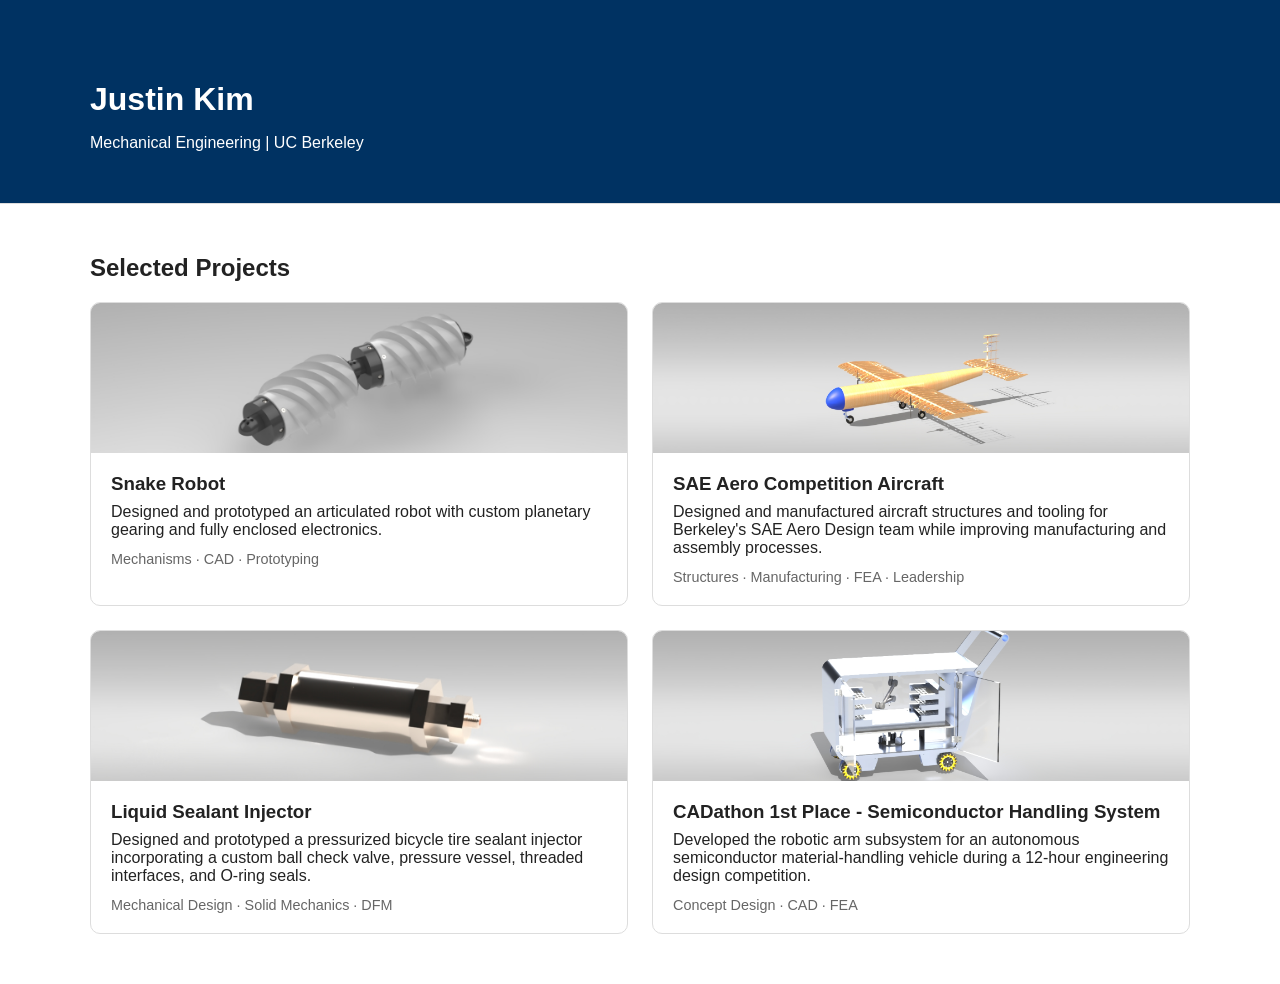
<file: index.html>
<!DOCTYPE html>
<html lang="en">
<head>
  <meta charset="UTF-8">
  <meta name="viewport" content="width=device-width, initial-scale=1.0">
  <title>Justin Kim | Mechanical Engineering Portfolio</title>
  <link rel="stylesheet" href="style.css">
</head>

<body>

<header>
  <div class="container">
    <h1>Justin Kim</h1>
    <p>Mechanical Engineering | UC Berkeley</p>
  </div>
</header>

<main class="container">

  <section>
    <h2>Selected Projects</h2>

    <div class="project-grid">

      <a class="project-card" href="snake-robot.html">
        <img src="SnakeRobot.jpg" alt="Snake Robot">

        <div class="project-info">
          <h3>Snake Robot</h3>
          <p class="description">
            Designed and prototyped an articulated robot with custom planetary gearing
            and fully enclosed electronics.
          </p>
          <p class="tags">Mechanisms · CAD · Prototyping</p>
        </div>
      </a>

      <a class="project-card" href="aeroSAE.html">
        <img src="2026ASAE.jpg">

        <div class="project-info">
          <h3>SAE Aero Competition Aircraft</h3>
          <p class="description">
            Designed and manufactured aircraft structures and tooling for Berkeley's SAE Aero Design team while improving manufacturing and assembly processes.
          </p>
          <p class="tags">Structures · Manufacturing · FEA · Leadership</p>
        </div>
      </a>

      <a class="project-card" href="liquid-sealant-injector.html">
        <img src="LiquidSealantInjector.jpg">

        <div class="project-info">  
          <h3>Liquid Sealant Injector</h3>
          <p class="description">
            Designed and prototyped a pressurized bicycle tire sealant injector incorporating a custom ball check valve, pressure vessel, threaded interfaces, and O-ring seals.
          </p>
          <p class="tags">Mechanical Design · Solid Mechanics · DFM</p>
        </div>
      </a>

      <a class="project-card" href="CADathon.html">
        <img src="CADathonCart.jpg">

        <div class="project-info">
          <h3>CADathon 1st Place - Semiconductor Handling System</h3>
          <p class="description">
            Developed the robotic arm subsystem for an autonomous semiconductor material-handling vehicle during a 12-hour engineering design competition.
          </p>
          <p class="tags">Concept Design · CAD · FEA</p>
        </div>
      </a>

    </div>
  </section>

</main>

</body>
</html>
</file>
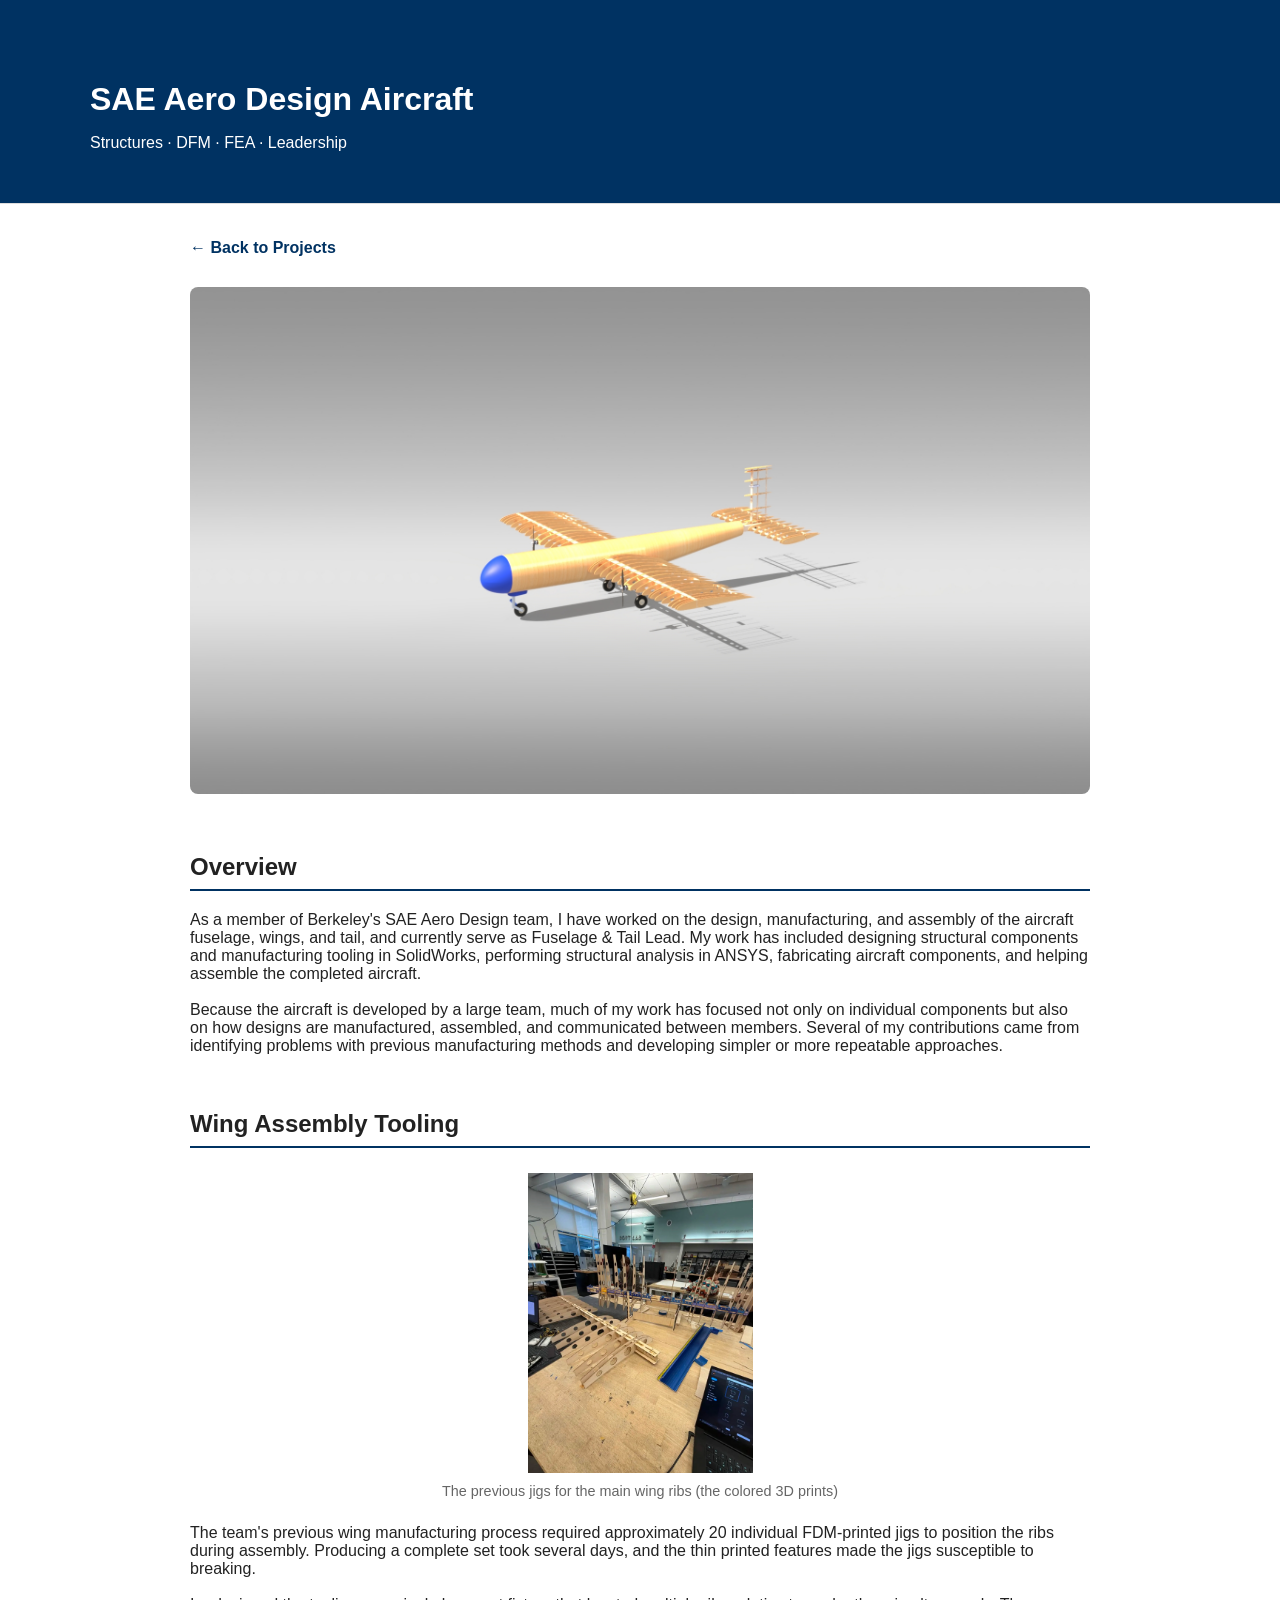
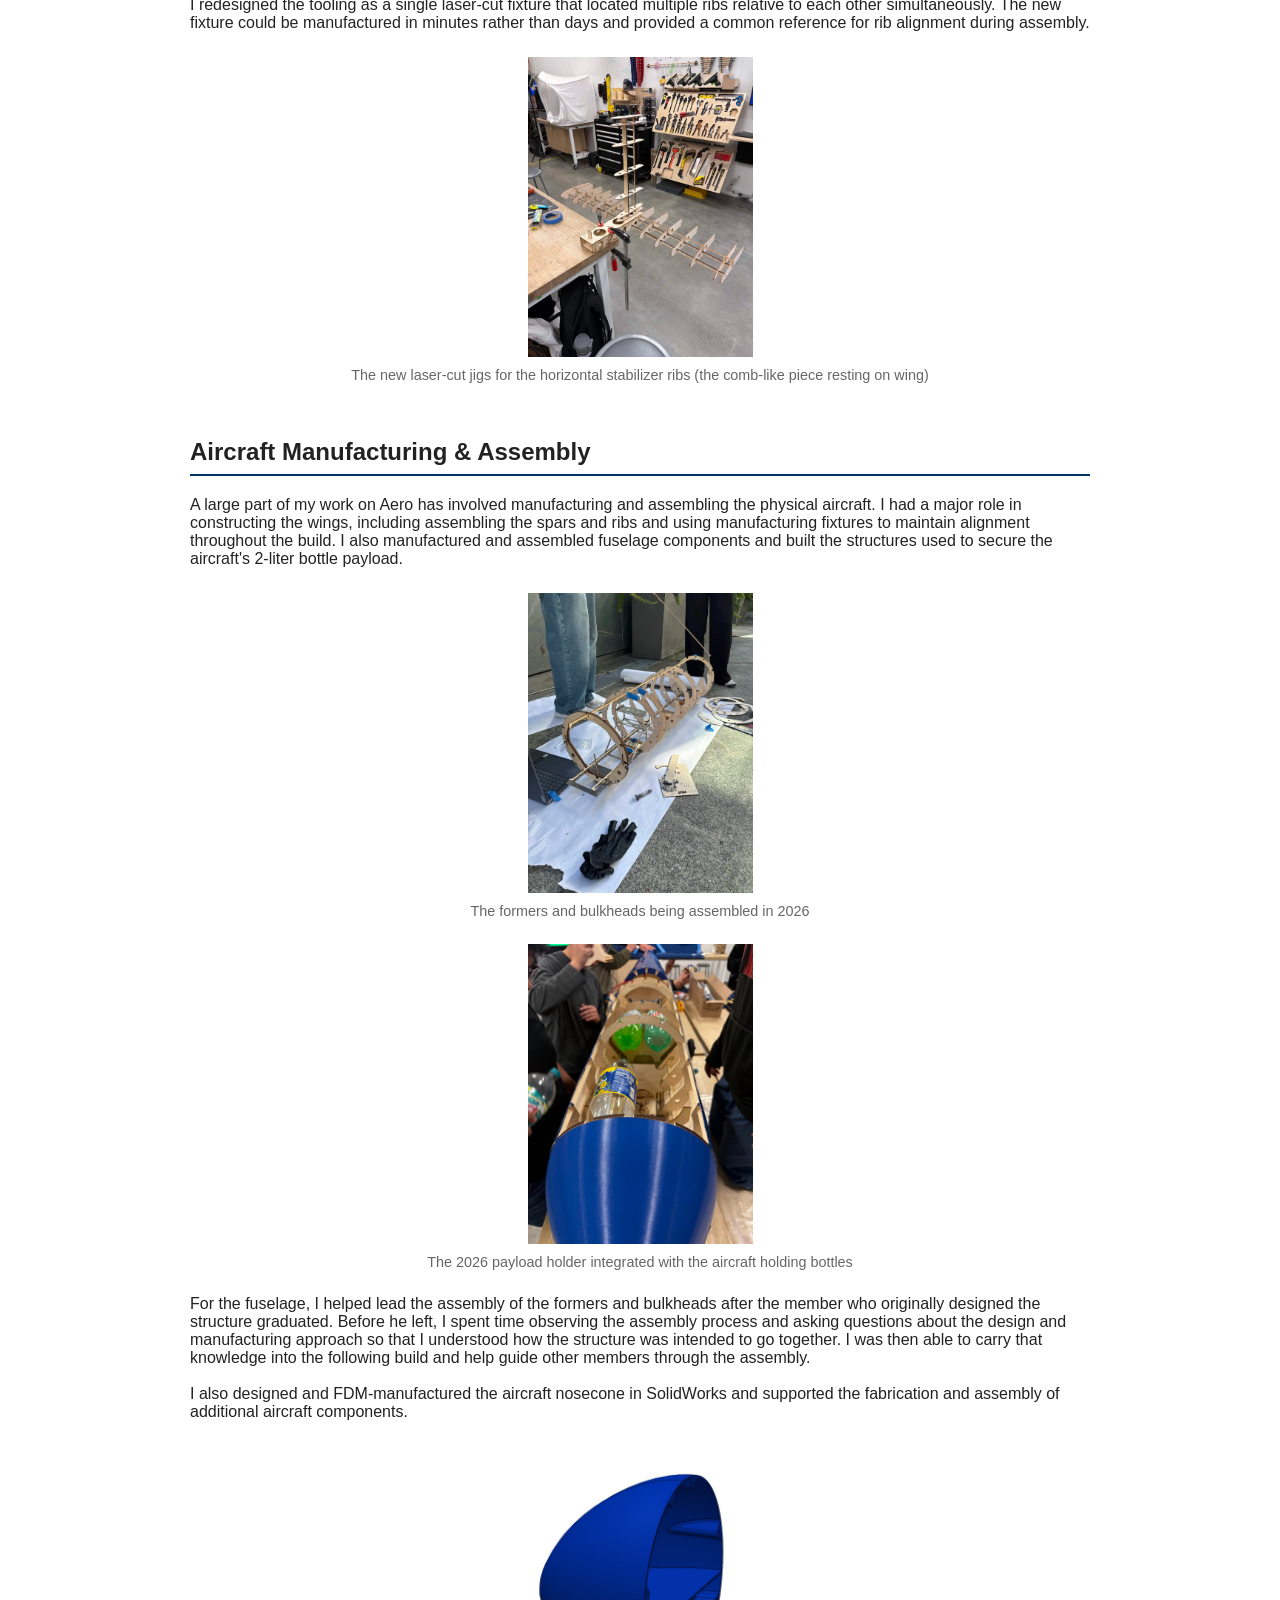
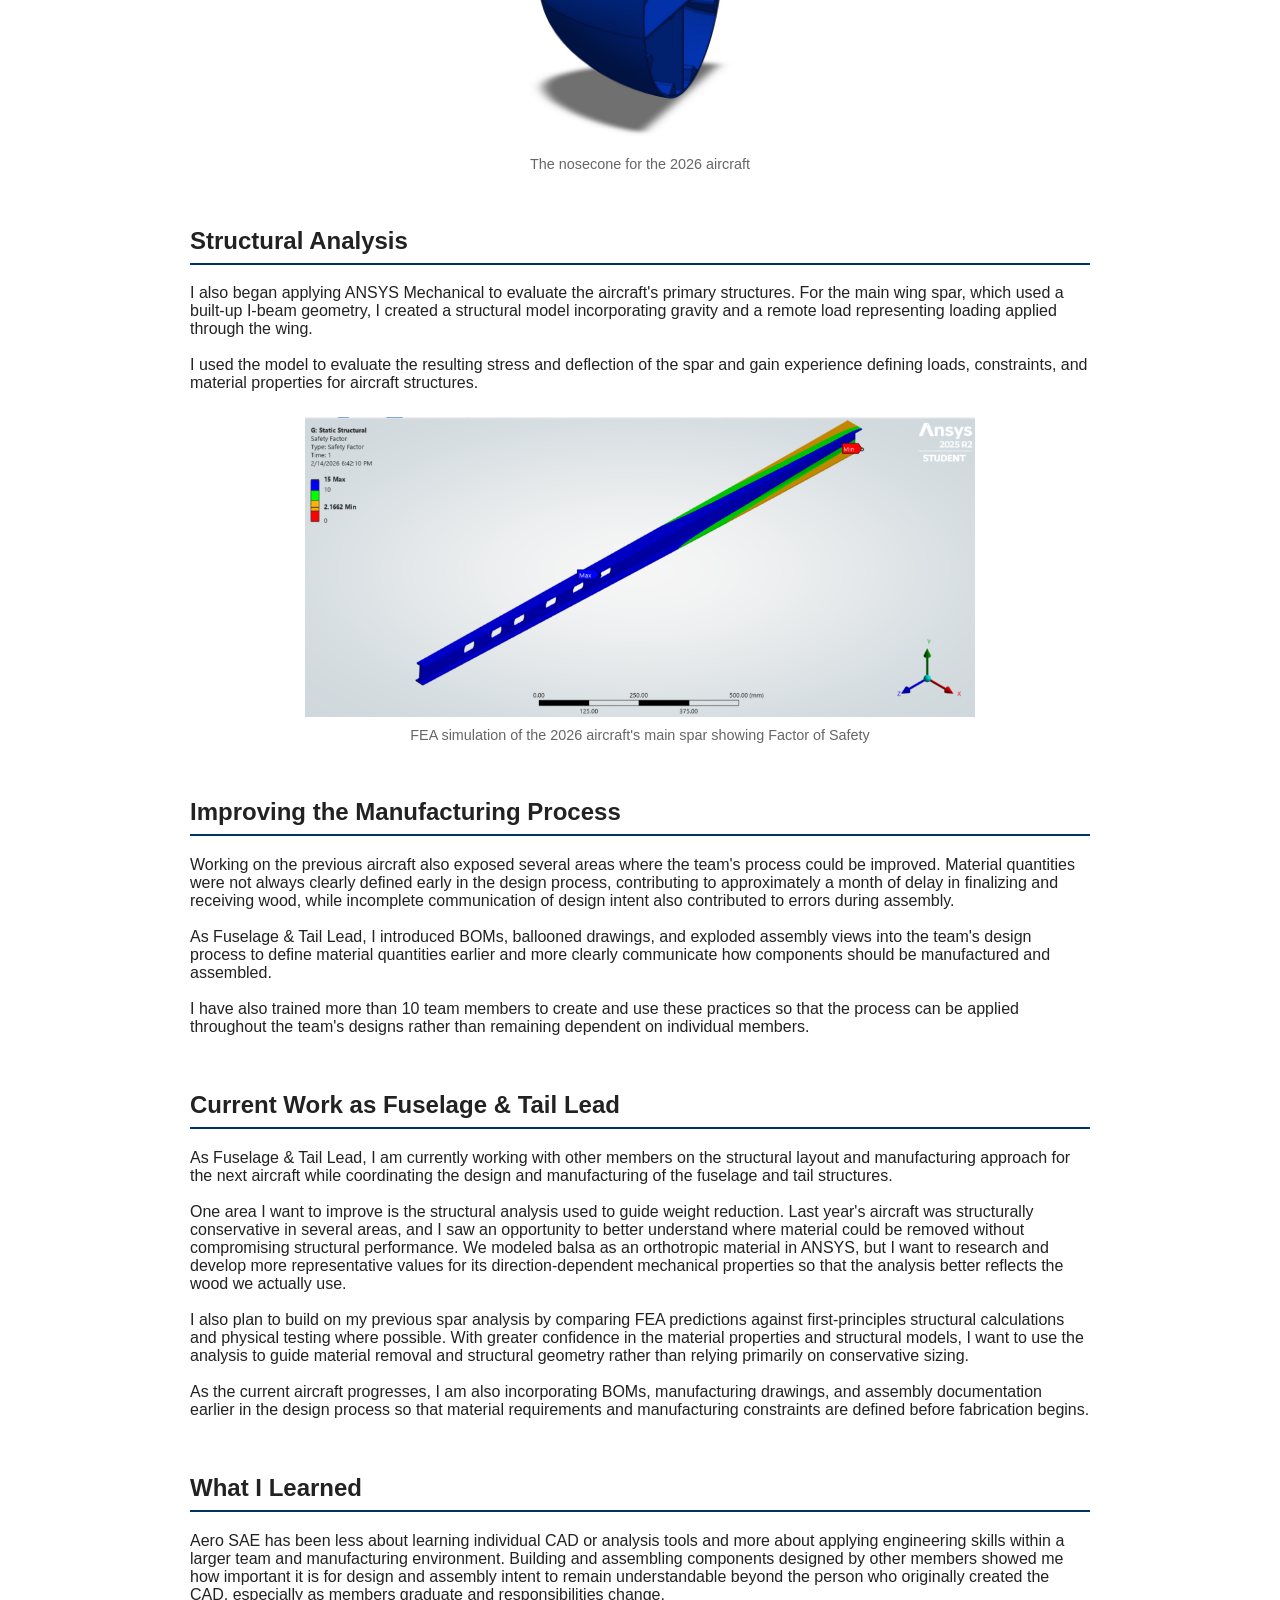
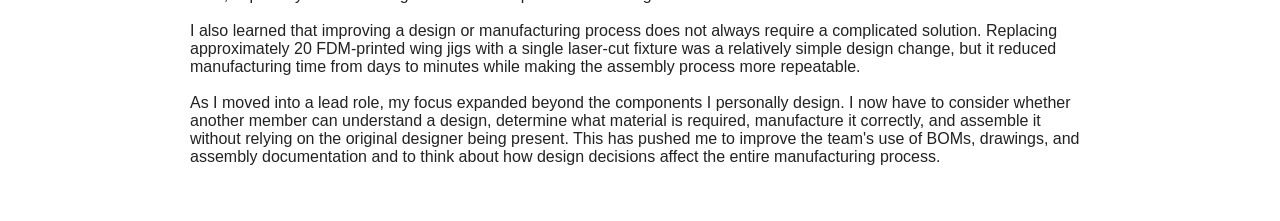
<file: aeroSAE.html>
<!DOCTYPE html>
<html lang="en">

<head>
  <meta charset="UTF-8">
  <meta name="viewport" content="width=device-width, initial-scale=1.0">

  <title>SAE Aero Design Aircraft | Justin Kim</title>

  <link rel="stylesheet" href="style.css">
</head>

<body>

<header>
  <div class="container">
    <h1>SAE Aero Design Aircraft</h1>
    <p>Structures · DFM · FEA · Leadership</p>
  </div>
</header>

<main class="container project-page">

  <a class="back-link" href="index.html">← Back to Projects</a>

  <img
    class="hero-image"
    src="2026ASAE.jpg"
    alt="Aero SAE 2026 Aircraft"
  >

  <section>
    <h2>Overview</h2>

    <p>
      As a member of Berkeley's SAE Aero Design team, I have worked on the design, manufacturing, and assembly of the 
      aircraft fuselage, wings, and tail, and currently serve as Fuselage & Tail Lead. My work has included designing 
      structural components and manufacturing tooling in SolidWorks, performing structural analysis in ANSYS, fabricating 
      aircraft components, and helping assemble the completed aircraft.<br><br>
      
      Because the aircraft is developed by a large team, much of my work has focused not only on individual components but 
      also on how designs are manufactured, assembled, and communicated between members. Several of my contributions came 
      from identifying problems with previous manufacturing methods and developing simpler or more repeatable approaches.
    </p>
  </section>

  <section>
    <h2>Wing Assembly Tooling</h2>

    <img
      class="project-image"
      src="initialJigs.jpg"
      alt="Previous jigs for wing ribs"
    >

    <p class="media-caption">
      The previous jigs for the main wing ribs (the colored 3D prints)
    </p>

    <p>
      The team's previous wing manufacturing process required approximately 20 individual FDM-printed jigs to position the 
      ribs during assembly. Producing a complete set took several days, and the thin printed features made the jigs 
      susceptible to breaking.<br><br>

      I redesigned the tooling as a single laser-cut fixture that located multiple ribs relative to each other 
      simultaneously. The new fixture could be manufactured in minutes rather than days and provided a common reference for 
      rib alignment during assembly.

    </p>

    <img
      class="project-image"
      src="newJigs.jpg"
      alt="New jigs for wing ribs"
    >

    <p class="media-caption">
      The new laser-cut jigs for the horizontal stabilizer ribs (the comb-like piece resting on wing)
    </p>
    
  </section>

  <section>
    <h2>Aircraft Manufacturing & Assembly</h2>

    <p>
      A large part of my work on Aero has involved manufacturing and assembling the physical aircraft. I had a major role in 
      constructing the wings, including assembling the spars and ribs and using manufacturing fixtures to maintain alignment 
      throughout the build. I also manufactured and assembled fuselage components and built the structures used to secure the 
      aircraft's 2-liter bottle payload.
    </p>

    <img
      class="project-image"
      src="formersAssembly.jpg"
      alt="Formers Assembly"
    >

    <p class="media-caption">
      The formers and bulkheads being assembled in 2026
    </p>

    <img
      class="project-image"
      src="payloadHolder.jpg"
      alt="Payload Holder"
    >

    <p class="media-caption">
      The 2026 payload holder integrated with the aircraft holding bottles
    </p>

    <p>
      For the fuselage, I helped lead the assembly of the formers and bulkheads after the member who originally designed the 
      structure graduated. Before he left, I spent time observing the assembly process and asking questions about the design 
      and manufacturing approach so that I understood how the structure was intended to go together. I was then able to 
      carry that knowledge into the following build and help guide other members through the assembly.<br><br>

      I also designed and FDM-manufactured the aircraft nosecone in SolidWorks and supported the fabrication and assembly of 
      additional aircraft components.
    </p>

    <img
      class="project-image"
      src="nosecone.jpg"
      alt="Nosecone"
    >

    <p class="media-caption">
      The nosecone for the 2026 aircraft
    </p>
    
  </section>

  <section>
    <h2>Structural Analysis</h2>

    <p>
      I also began applying ANSYS Mechanical to evaluate the aircraft's primary structures. For the main wing spar, which 
      used a built-up I-beam geometry, I created a structural model incorporating gravity and a remote load representing 
      loading applied through the wing.<br><br>

      I used the model to evaluate the resulting stress and deflection of the spar and gain experience defining loads, 
      constraints, and material properties for aircraft structures.
    </p>

    <img
      class="project-image"
      src="MainSparFOS.jpg"
      alt="Main Spar FoS FEA Simulation"
    >

    <p class="media-caption">
      FEA simulation of the 2026 aircraft's main spar showing Factor of Safety
    </p>
    
  </section>

  <section>
    <h2>Improving the Manufacturing Process</h2>

    <p>
      Working on the previous aircraft also exposed several areas where the team's process could be improved. Material 
      quantities were not always clearly defined early in the design process, contributing to approximately a month of delay 
      in finalizing and receiving wood, while incomplete communication of design intent also contributed to errors during 
      assembly.<br><br>

      As Fuselage & Tail Lead, I introduced BOMs, ballooned drawings, and exploded assembly views into the team's design 
      process to define material quantities earlier and more clearly communicate how components should be manufactured and 
      assembled.<br><br>

      I have also trained more than 10 team members to create and use these practices so that the process can be applied 
      throughout the team's designs rather than remaining dependent on individual members.
    </p>

  </section>
  
  <section>
    <h2>Current Work as Fuselage & Tail Lead</h2>
    
    <p>
      As Fuselage & Tail Lead, I am currently working with other members on the structural layout and manufacturing approach 
      for the next aircraft while coordinating the design and manufacturing of the fuselage and tail structures.<br><br>

      One area I want to improve is the structural analysis used to guide weight reduction. Last year's aircraft was 
      structurally conservative in several areas, and I saw an opportunity to better understand where material could be 
      removed without compromising structural performance. We modeled balsa as an orthotropic material in ANSYS, but I want 
      to research and develop more representative values for its direction-dependent mechanical properties so that the 
      analysis better reflects the wood we actually use.<br><br>

      I also plan to build on my previous spar analysis by comparing FEA predictions against first-principles structural 
      calculations and physical testing where possible. With greater confidence in the material properties and structural 
      models, I want to use the analysis to guide material removal and structural geometry rather than relying primarily on 
      conservative sizing.<br><br>

      As the current aircraft progresses, I am also incorporating BOMs, manufacturing drawings, and assembly documentation 
      earlier in the design process so that material requirements and manufacturing constraints are defined before 
      fabrication begins.
    </p>
  </section>

  <section>
    <h2>What I Learned</h2>

    <p>
      Aero SAE has been less about learning individual CAD or analysis tools and more about applying engineering skills within 
      a larger team and manufacturing environment. Building and assembling components designed by other members showed me how 
      important it is for design and assembly intent to remain understandable beyond the person who originally created the CAD, 
      especially as members graduate and responsibilities change.<br><br>

      I also learned that improving a design or manufacturing process does not always require a complicated solution. Replacing 
      approximately 20 FDM-printed wing jigs with a single laser-cut fixture was a relatively simple design change, but it 
      reduced manufacturing time from days to minutes while making the assembly process more repeatable.<br><br>

      As I moved into a lead role, my focus expanded beyond the components I personally design. I now have to consider whether 
      another member can understand a design, determine what material is required, manufacture it correctly, and assemble it 
      without relying on the original designer being present. This has pushed me to improve the team's use of BOMs, drawings, 
      and assembly documentation and to think about how design decisions affect the entire manufacturing process.
    </p>
  </section>

</main>

</body>
</html>
</file>
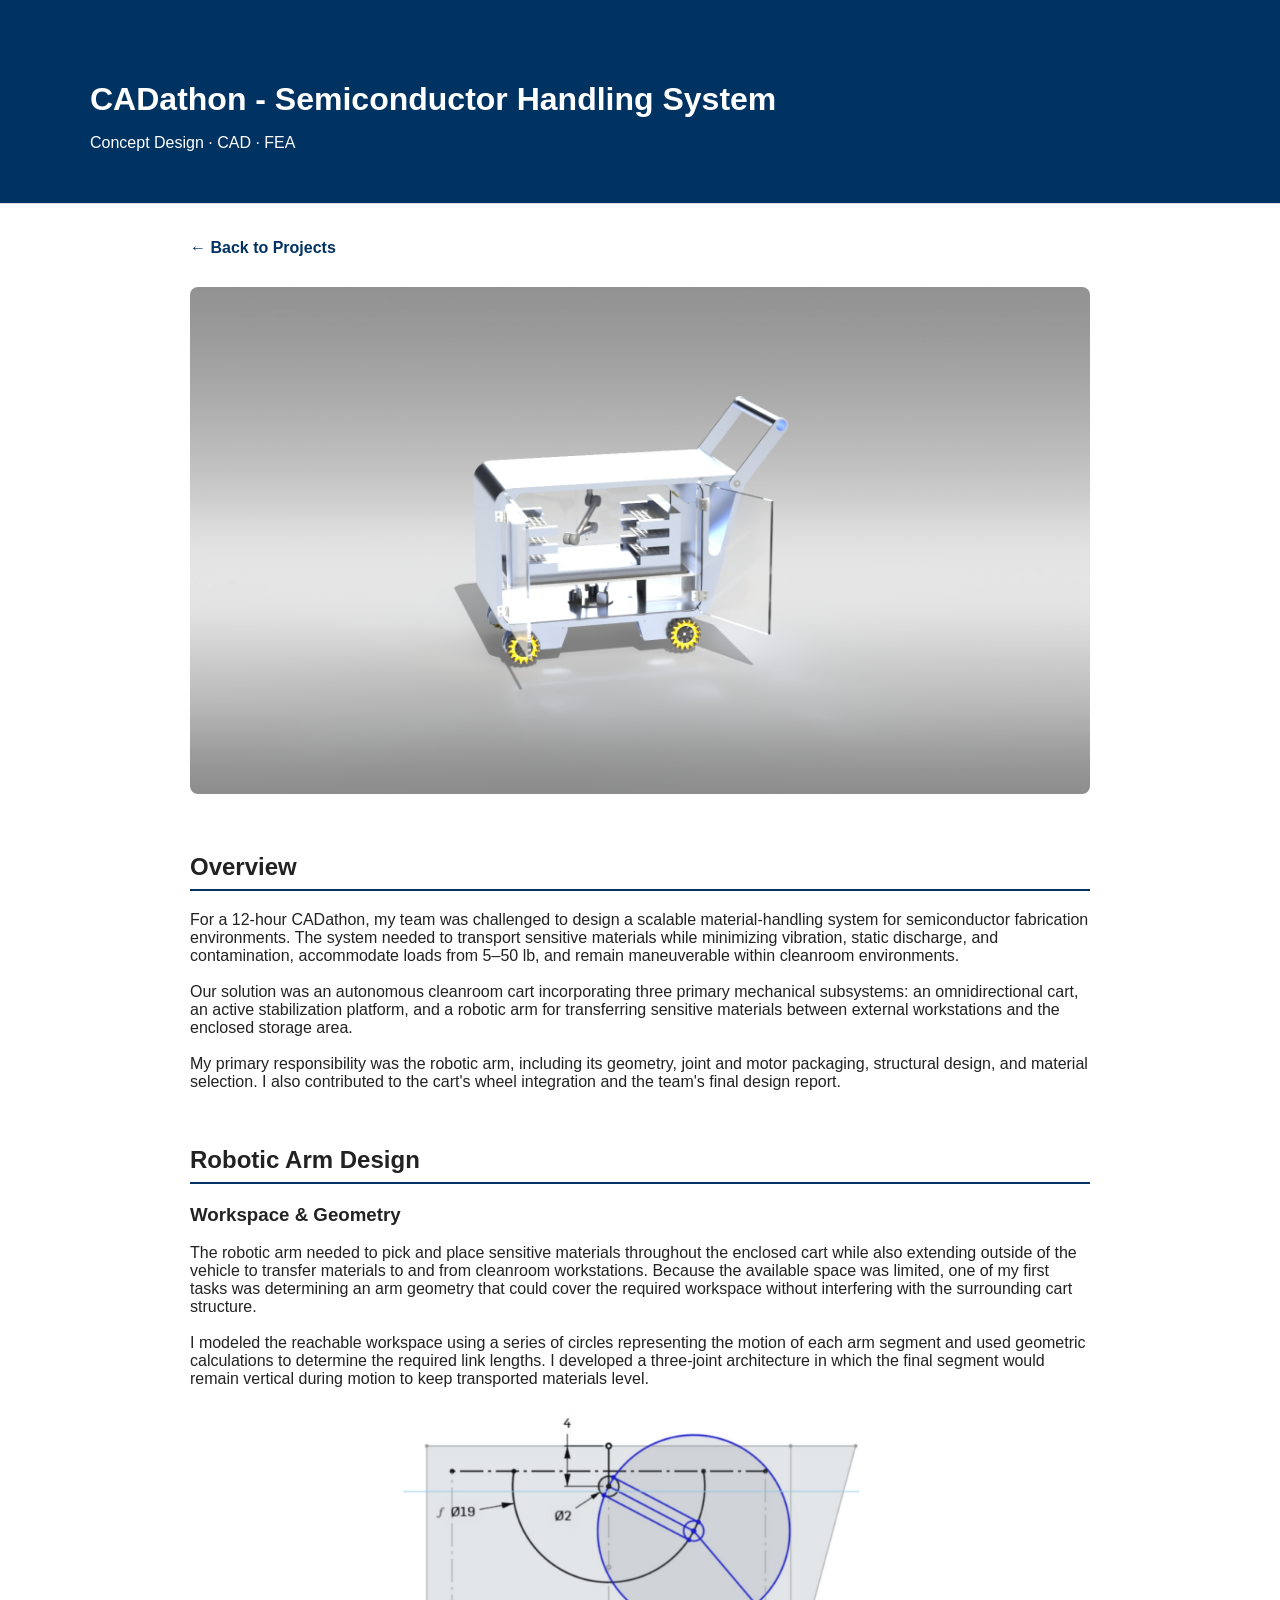
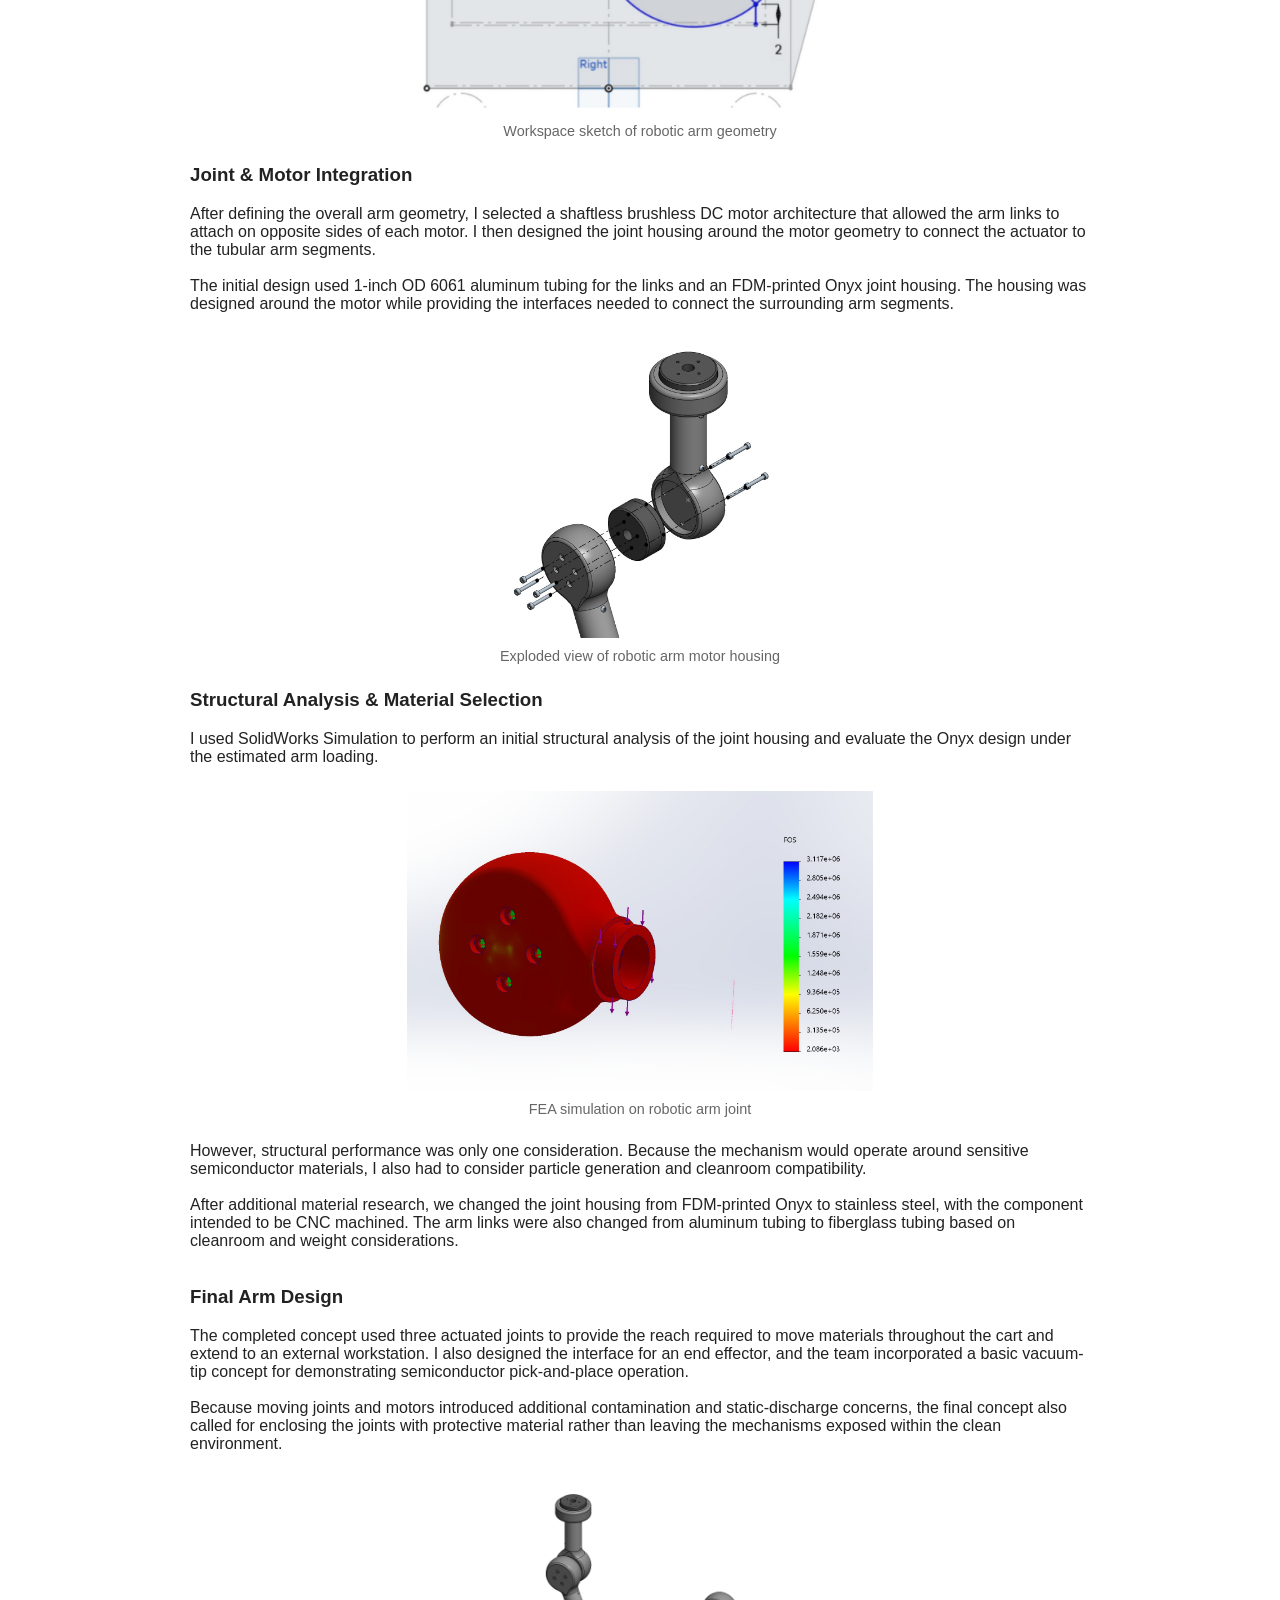
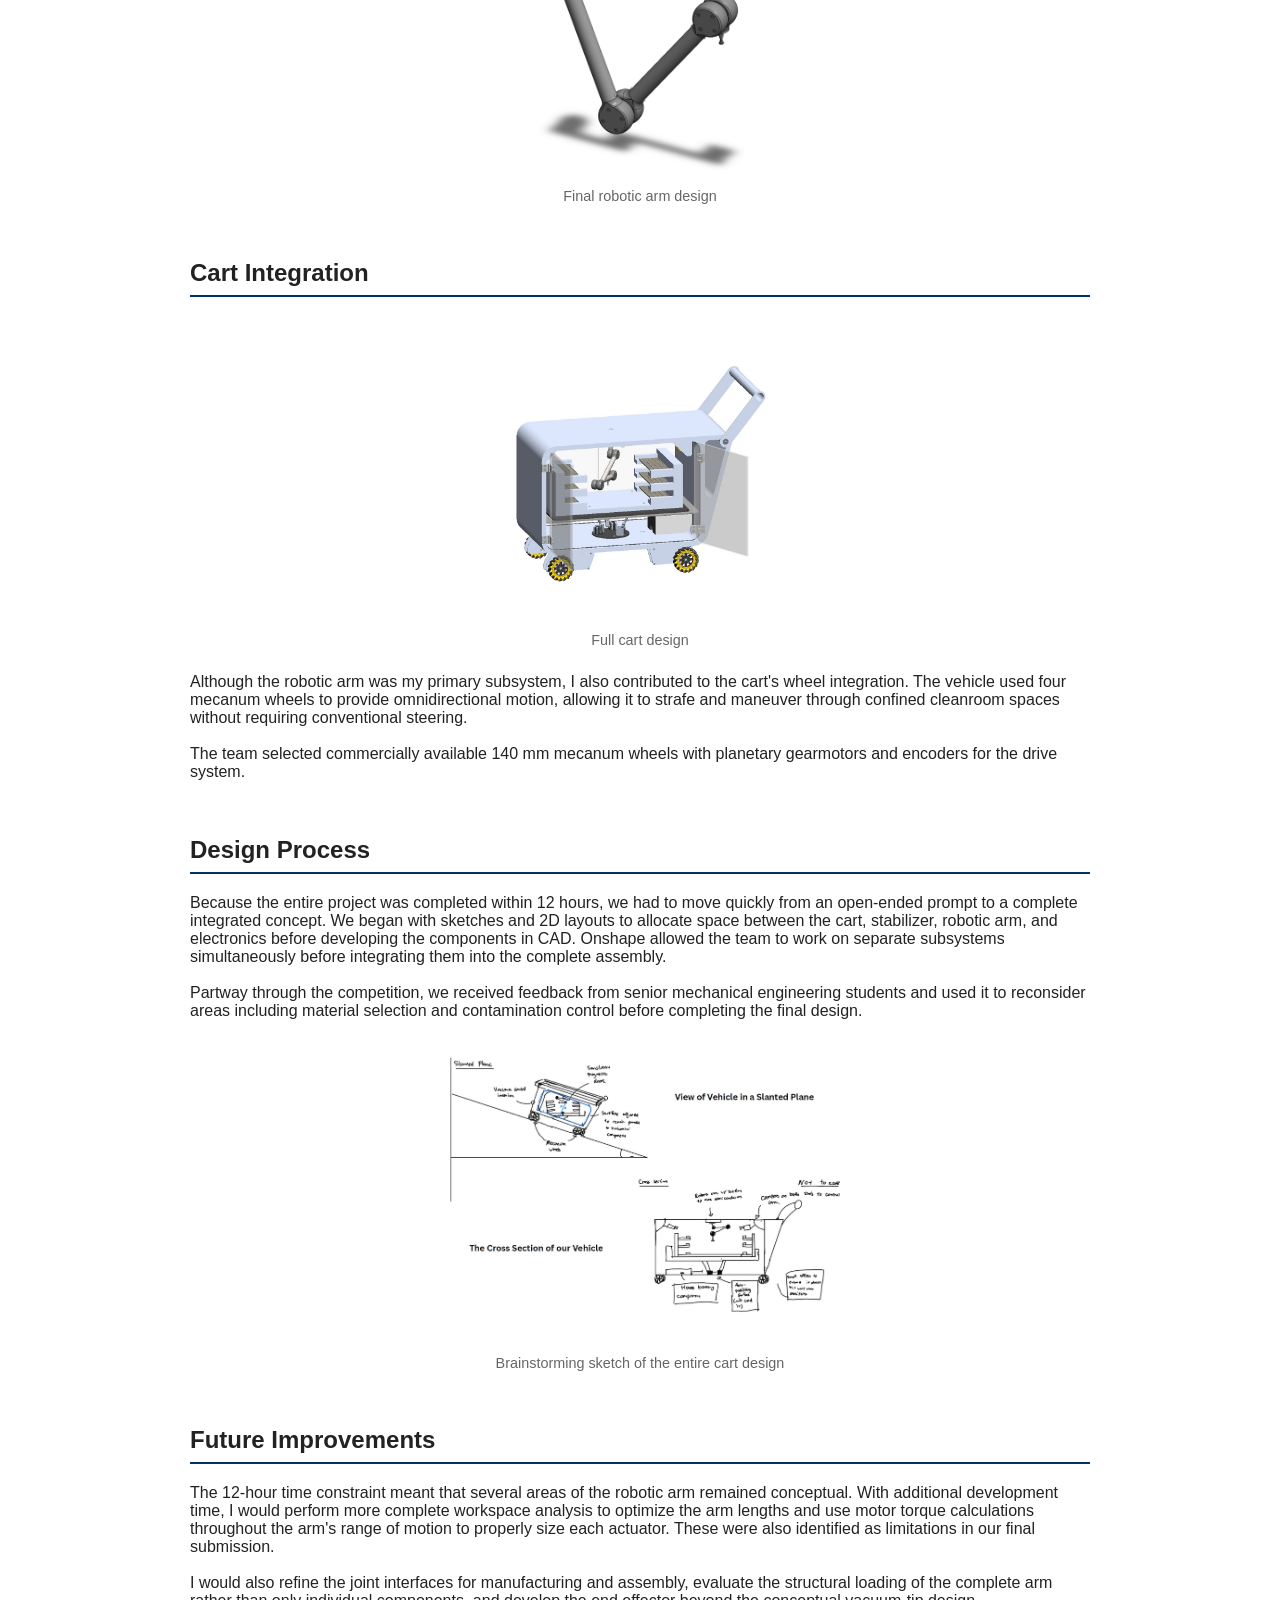
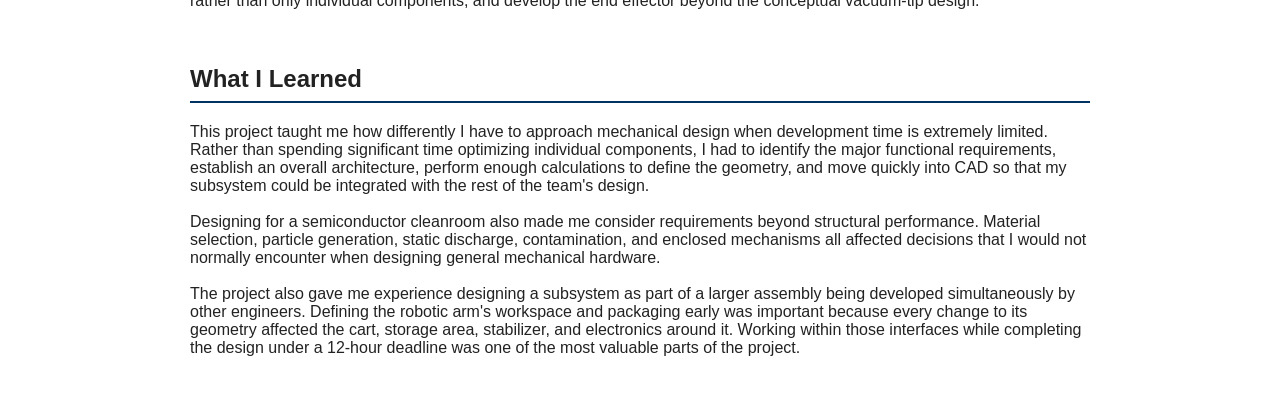
<file: CADathon.html>
<!DOCTYPE html>
<html lang="en">

<head>
  <meta charset="UTF-8">
  <meta name="viewport" content="width=device-width, initial-scale=1.0">

  <title>CADathon | Justin Kim</title>

  <link rel="stylesheet" href="style.css">
</head>

<body>

<header>
  <div class="container">
    <h1>CADathon - Semiconductor Handling System</h1>
    <p>Concept Design · CAD · FEA</p>
  </div>
</header>

<main class="container project-page">

  <a class="back-link" href="index.html">← Back to Projects</a>

  <img
    class="hero-image"
    src="CADathonCart.jpg"
    alt="CADathon Full Cart"
  >

  <section>
    <h2>Overview</h2>

    <p>
      For a 12-hour CADathon, my team was challenged to design a scalable material-handling system for semiconductor 
      fabrication environments. The system needed to transport sensitive materials while minimizing vibration, static 
      discharge, and contamination, accommodate loads from 5–50 lb, and remain maneuverable within cleanroom 
      environments.<br><br>
      
      Our solution was an autonomous cleanroom cart incorporating three primary mechanical subsystems: an 
      omnidirectional cart, an active stabilization platform, and a robotic arm for transferring sensitive materials 
      between external workstations and the enclosed storage area.<br><br>

      My primary responsibility was the robotic arm, including its geometry, joint and motor packaging, structural 
      design, and material selection. I also contributed to the cart's wheel integration and the team's final design 
      report.
    </p>
  </section>

  <section>
    <h2>Robotic Arm Design</h2>

    <h3>Workspace & Geometry</h3>

    <p>
      The robotic arm needed to pick and place sensitive materials throughout the enclosed cart while also extending 
      outside of the vehicle to transfer materials to and from cleanroom workstations. Because the available space was 
      limited, one of my first tasks was determining an arm geometry that could cover the required workspace without 
      interfering with the surrounding cart structure.<br><br>

      I modeled the reachable workspace using a series of circles representing the motion of each arm segment and used 
      geometric calculations to determine the required link lengths. I developed a three-joint architecture in which the 
      final segment would remain vertical during motion to keep transported materials level.

    </p>

    <img
      class="project-image"
      src="roboticArmWorkspace.jpg"
      alt="Workspace sketch of robotic arm geometry"
    >

    <p class="media-caption">
      Workspace sketch of robotic arm geometry
    </p>

    <h3>Joint & Motor Integration</h3>

    <p>
      After defining the overall arm geometry, I selected a shaftless brushless DC motor architecture that allowed the 
      arm links to attach on opposite sides of each motor. I then designed the joint housing around the motor geometry 
      to connect the actuator to the tubular arm segments.<br><br>

      The initial design used 1-inch OD 6061 aluminum tubing for the links and an FDM-printed Onyx joint housing. The 
      housing was designed around the motor while providing the interfaces needed to connect the surrounding arm segments.

    </p>

    <img
      class="project-image"
      src="roboticArmExploded.jpg"
      alt="Exploded view of robotic arm motor housing"
    >

    <p class="media-caption">
      Exploded view of robotic arm motor housing
    </p>

    <h3>Structural Analysis & Material Selection</h3>

    <p>
      I used SolidWorks Simulation to perform an initial structural analysis of the joint housing and evaluate the Onyx 
      design under the estimated arm loading.

    </p>

    <img
      class="project-image"
      src="roboticArmFEA.jpg"
      alt="FEA on robotic arm"
    >

    <p class="media-caption">
      FEA simulation on robotic arm joint
    </p>

    <p>
      However, structural performance was only one consideration. Because the mechanism would operate around sensitive 
      semiconductor materials, I also had to consider particle generation and cleanroom compatibility.<br><br>

      After additional material research, we changed the joint housing from FDM-printed Onyx to stainless steel, with the 
      component intended to be CNC machined. The arm links were also changed from aluminum tubing to fiberglass tubing 
      based on cleanroom and weight considerations.<br><br>
    </p>

    <h3>Final Arm Design</h3>

    <p>
      The completed concept used three actuated joints to provide the reach required to move materials throughout the cart 
      and extend to an external workstation. I also designed the interface for an end effector, and the team incorporated a 
      basic vacuum-tip concept for demonstrating semiconductor pick-and-place operation.<br><br>

      Because moving joints and motors introduced additional contamination and static-discharge concerns, the final concept 
      also called for enclosing the joints with protective material rather than leaving the mechanisms exposed within the 
      clean environment.
    </p>

    <img
      class="project-image"
      src="roboticArm.jpg"
      alt="Final robotic arm design"
    >

    <p class="media-caption">
      Final robotic arm design
    </p>
    
  </section>

  <section>
    <h2>Cart Integration</h2>

    <img
      class="project-image"
      src="fullCart.jpg"
      alt="Full cart design"
    >

    <p class="media-caption">
      Full cart design
    </p>

    <p>
      Although the robotic arm was my primary subsystem, I also contributed to the cart's wheel integration. The vehicle 
      used four mecanum wheels to provide omnidirectional motion, allowing it to strafe and maneuver through confined 
      cleanroom spaces without requiring conventional steering.<br><br>

      The team selected commercially available 140 mm mecanum wheels with planetary gearmotors and encoders for the drive 
      system.
    </p>
  </section>

  <section>
    <h2>Design Process</h2>

    <p>
      Because the entire project was completed within 12 hours, we had to move quickly from an open-ended prompt to a 
      complete integrated concept. We began with sketches and 2D layouts to allocate space between the cart, stabilizer, 
      robotic arm, and electronics before developing the components in CAD. Onshape allowed the team to work on separate 
      subsystems simultaneously before integrating them into the complete assembly.<br><br>

      Partway through the competition, we received feedback from senior mechanical engineering students and used it to 
      reconsider areas including material selection and contamination control before completing the final design.
    </p>

    <img
      class="project-image"
      src="brainstormingSketch.jpg"
      alt="Brainstorming sketch"
    >

    <p class="media-caption">
      Brainstorming sketch of the entire cart design
    </p>
    
  </section>

  <section>
    <h2>Future Improvements</h2>

    <p>
      The 12-hour time constraint meant that several areas of the robotic arm remained conceptual. With additional 
      development time, I would perform more complete workspace analysis to optimize the arm lengths and use motor torque 
      calculations throughout the arm's range of motion to properly size each actuator. These were also identified as 
      limitations in our final submission.<br><br>

      I would also refine the joint interfaces for manufacturing and assembly, evaluate the structural loading of the 
      complete arm rather than only individual components, and develop the end effector beyond the conceptual vacuum-tip 
      design.
    </p>

  </section>
  
  <section>
    <h2>What I Learned</h2>

    <p>
      This project taught me how differently I have to approach mechanical design when development time is extremely limited. 
      Rather than spending significant time optimizing individual components, I had to identify the major functional 
      requirements, establish an overall architecture, perform enough calculations to define the geometry, and move quickly 
      into CAD so that my subsystem could be integrated with the rest of the team's design.<br><br>

      Designing for a semiconductor cleanroom also made me consider requirements beyond structural performance. Material 
      selection, particle generation, static discharge, contamination, and enclosed mechanisms all affected decisions that I 
      would not normally encounter when designing general mechanical hardware.<br><br>

      The project also gave me experience designing a subsystem as part of a larger assembly being developed simultaneously by 
      other engineers. Defining the robotic arm's workspace and packaging early was important because every change to its 
      geometry affected the cart, storage area, stabilizer, and electronics around it. Working within those interfaces while 
      completing the design under a 12-hour deadline was one of the most valuable parts of the project.
    </p>
  </section>

</main>

</body>
</html>
</file>
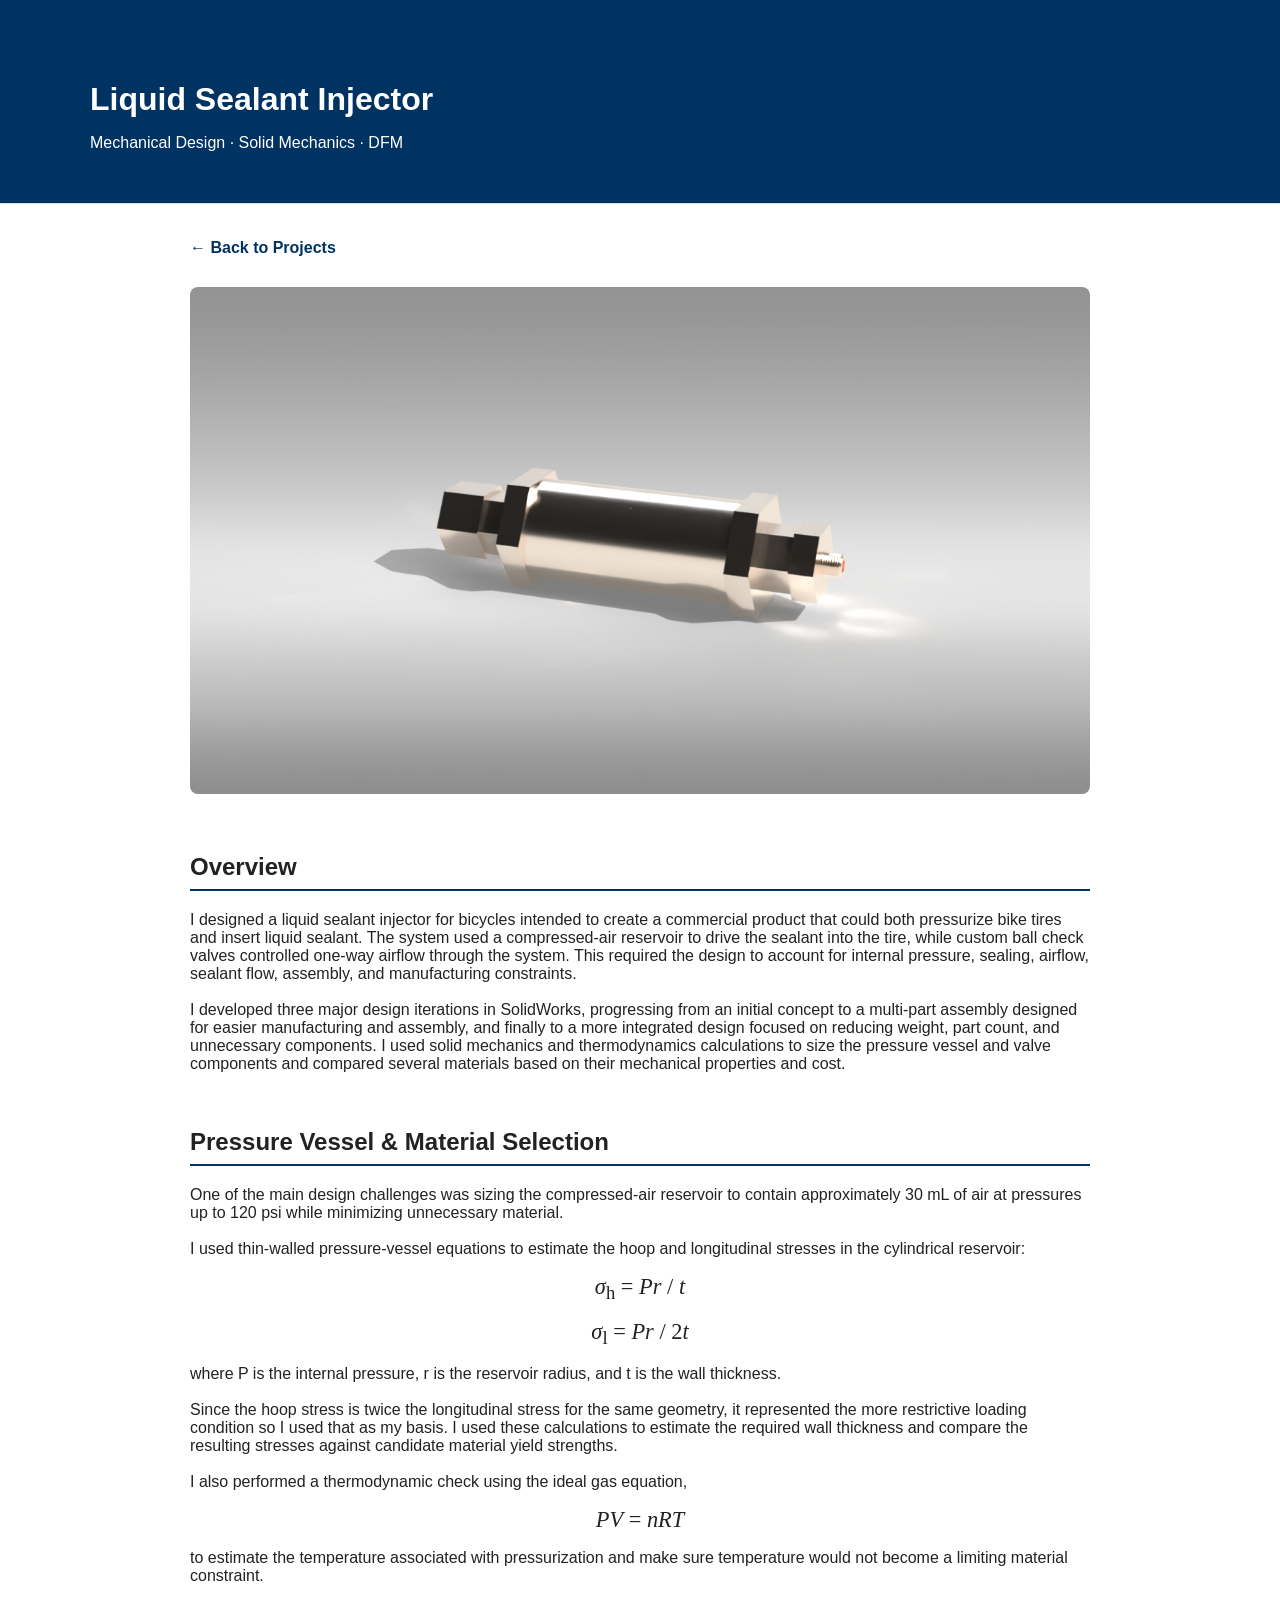
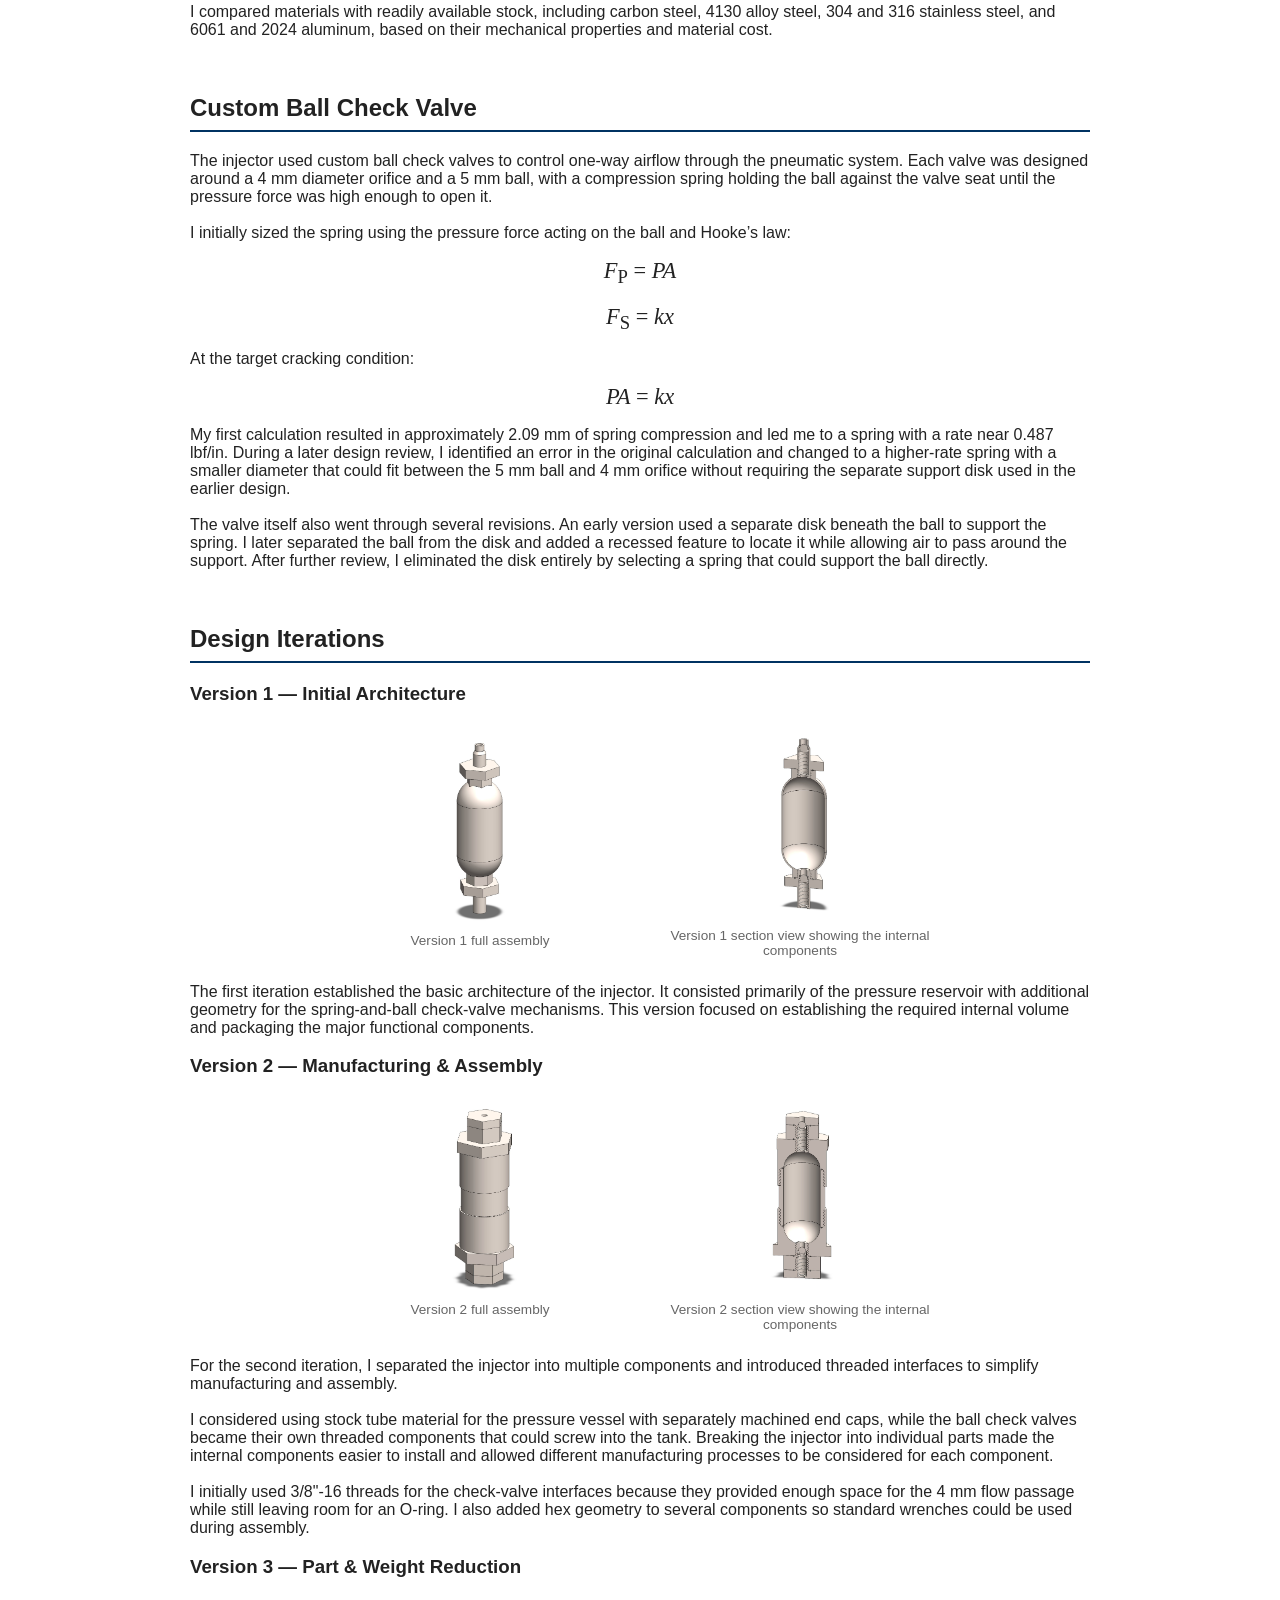
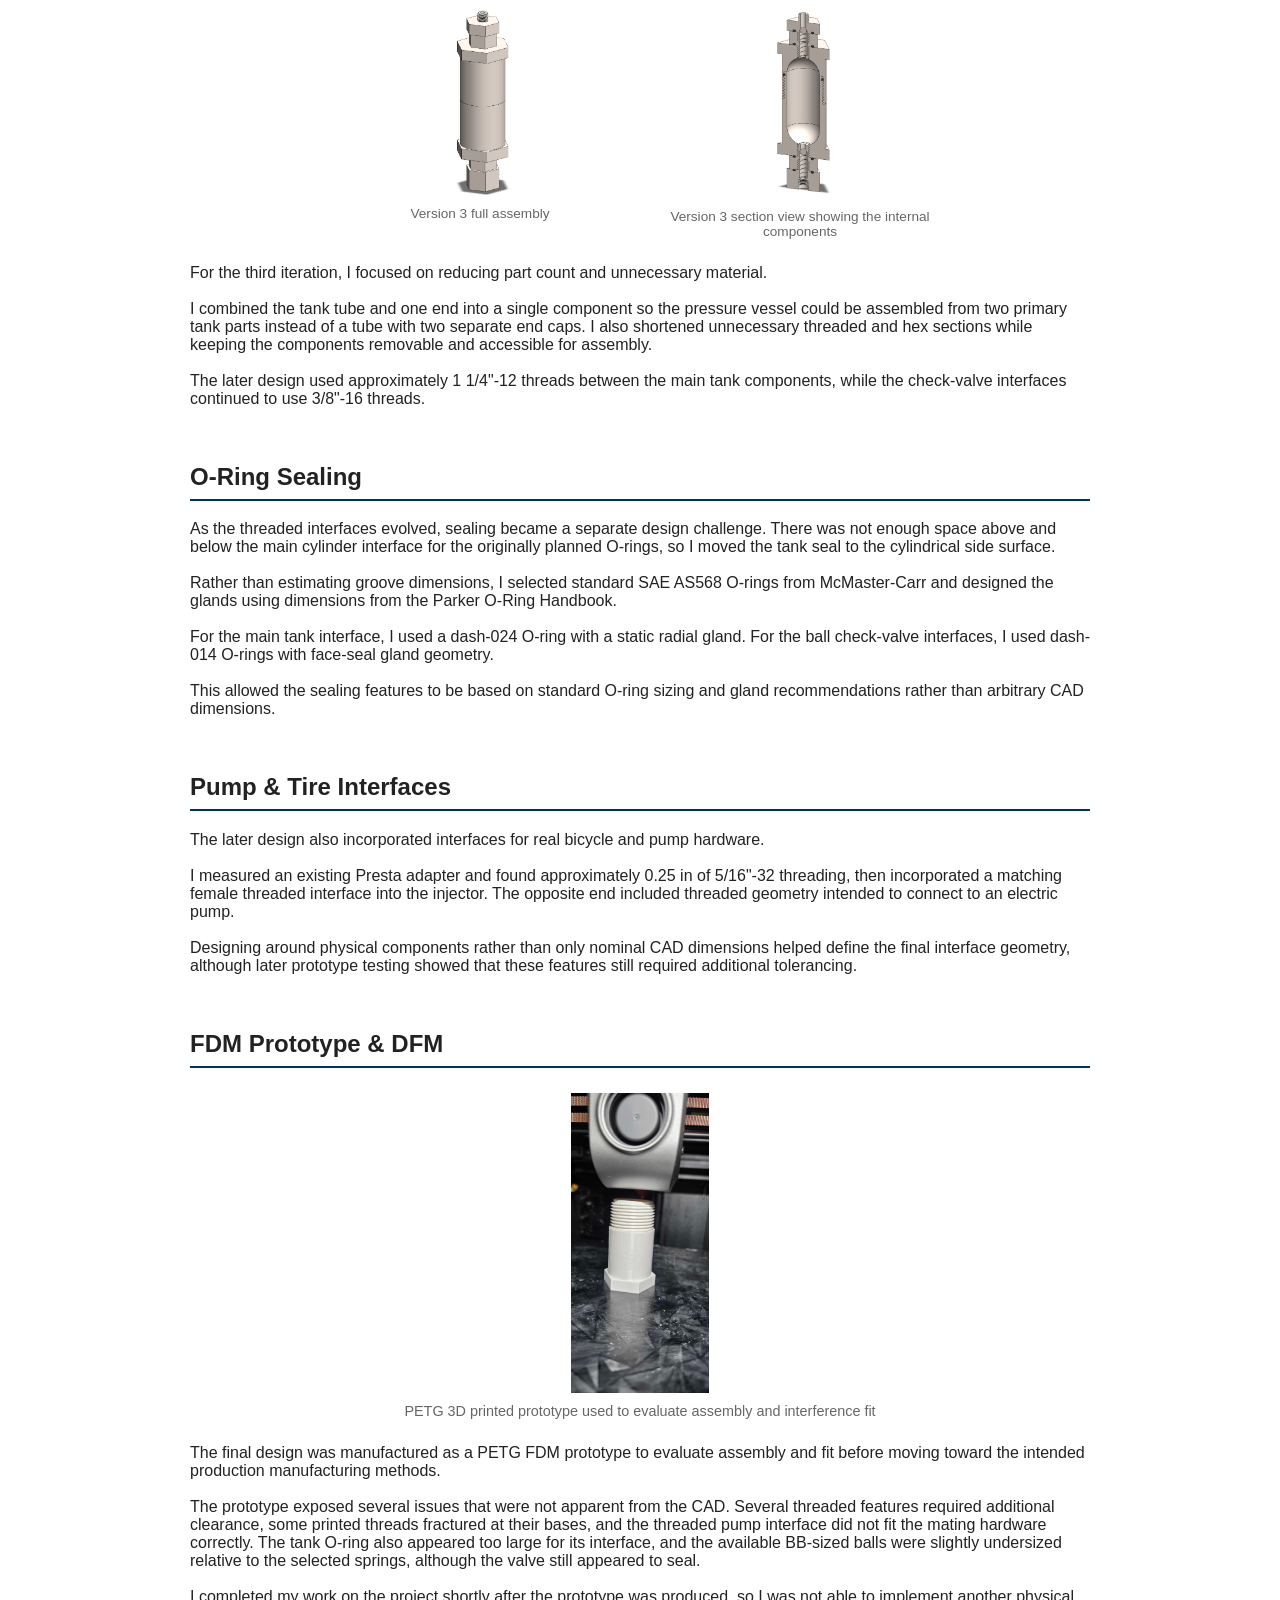
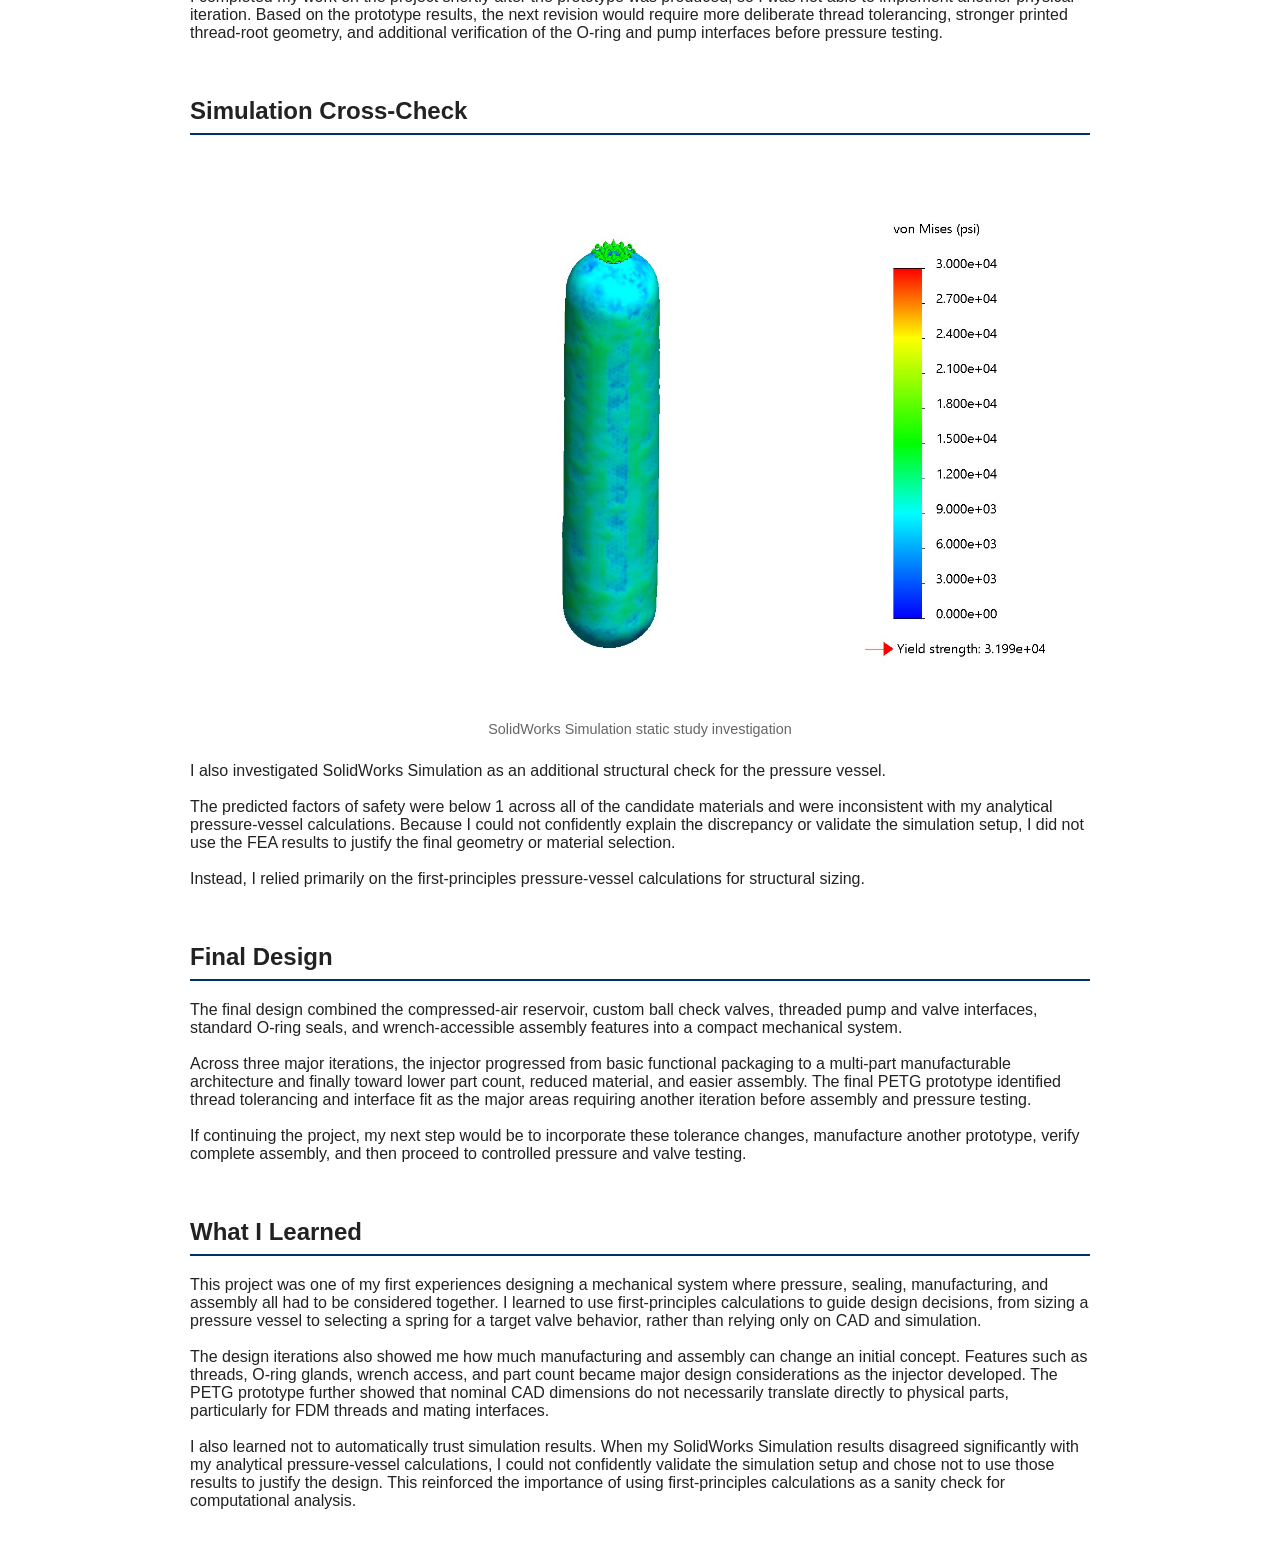
<file: liquid-sealant-injector.html>
<!DOCTYPE html>
<html lang="en">

<head>
  <meta charset="UTF-8">
  <meta name="viewport" content="width=device-width, initial-scale=1.0">

  <title>Liquid Sealant Injector | Justin Kim</title>

  <link rel="stylesheet" href="style.css">
</head>

<body>

<header>
  <div class="container">
    <h1>Liquid Sealant Injector</h1>
    <p>Mechanical Design · Solid Mechanics · DFM</p>
  </div>
</header>

<main class="container project-page">

  <a class="back-link" href="index.html">← Back to Projects</a>

  <img
    class="hero-image"
    src="LiquidSealantInjector.jpg"
    alt="Liquid Sealant Injector"
  >

  <section>
    <h2>Overview</h2>

    <p>
      I designed a liquid sealant injector for bicycles intended to create a commercial product that could both pressurize 
      bike tires and insert liquid sealant. The system used a compressed-air reservoir to drive the sealant into the tire, 
      while custom ball check valves controlled one-way airflow through the system. This required the design to account for 
      internal pressure, sealing, airflow, sealant flow, assembly, and manufacturing constraints.<br><br>
      
      I developed three major design iterations in SolidWorks, progressing from an initial concept to a multi-part assembly 
      designed for easier manufacturing and assembly, and finally to a more integrated design focused on reducing weight, 
      part count, and unnecessary components. I used solid mechanics and thermodynamics calculations to size the pressure 
      vessel and valve components and compared several materials based on their mechanical properties and cost.
    </p>
  </section>

  <section>
    <h2>Pressure Vessel & Material Selection</h2>

    <p>
      One of the main design challenges was sizing the compressed-air reservoir to contain approximately 30 mL of air at 
      pressures up to 120 psi while minimizing unnecessary material.<br><br>

      I used thin-walled pressure-vessel equations to estimate the hoop and longitudinal stresses in the cylindrical 
      reservoir:
    </p>

    <div class="equation">
      <i>σ</i><sub>h</sub> = <i>Pr</i> / <i>t</i>
    </div>

    <div class="equation">
      <i>σ</i><sub>l</sub> = <i>Pr</i> / 2<i>t</i>
    </div>

    <p>
      where P is the internal pressure, r is the reservoir radius, and t is the wall thickness.<br><br>

      Since the hoop stress is twice the longitudinal stress for the same geometry, it represented the more restrictive 
      loading condition so I used that as my basis. I used these calculations to estimate the required wall thickness and 
      compare the resulting stresses against candidate material yield strengths.<br><br>

      I also performed a thermodynamic check using the ideal gas equation,
    </p>

    <div class="equation">
      <i>PV</i> = <i>nRT</i>
    </div>

    <p>
      to estimate the temperature associated with pressurization and make sure temperature would not become a limiting 
      material constraint.<br><br>

      I compared materials with readily available stock, including carbon steel, 4130 alloy steel, 304 and 316 stainless 
      steel, and 6061 and 2024 aluminum, based on their mechanical properties and material cost.
    </p>
    
  </section>

  <section>
    <h2>Custom Ball Check Valve</h2>

    <p>
      The injector used custom ball check valves to control one-way airflow through the pneumatic system. Each valve was 
      designed around a 4 mm diameter orifice and a 5 mm ball, with a compression spring holding the ball against the 
      valve seat until the pressure force was high enough to open it.<br><br>

      I initially sized the spring using the pressure force acting on the ball and Hooke’s law:
    </p>

    <div class="equation">
      <i>F</i><sub>P</sub> = <i>PA</i>
    </div>

    <div class="equation">
      <i>F</i><sub>S</sub> = <i>kx</i>
    </div>

    <p>At the target cracking condition:</p>

    <div class="equation">
      <i>PA</i> = <i>kx</i>
    </div>

    <p>
      My first calculation resulted in approximately 2.09 mm of spring compression and led me to a spring with a rate near 
      0.487 lbf/in. During a later design review, I identified an error in the original calculation and changed to a 
      higher-rate spring with a smaller diameter that could fit between the 5 mm ball and 4 mm orifice without requiring 
      the separate support disk used in the earlier design.<br><br>

      The valve itself also went through several revisions. An early version used a separate disk beneath the ball to 
      support the spring. I later separated the ball from the disk and added a recessed feature to locate it while allowing 
      air to pass around the support. After further review, I eliminated the disk entirely by selecting a spring that could 
      support the ball directly.
    </p>
    
  </section>

  <section>
    <h2>Design Iterations</h2>

    <h3>Version 1 — Initial Architecture</h3>

    <div class="image-pair">
      <div>
        <img src="injectorV1.jpg" alt="Version 1 full assembly">
        <p class="media-caption">Version 1 full assembly</p>
      </div>

      <div>
        <img src="injectorV1Section.jpg" alt="Version 1 section view">
        <p class="media-caption">Version 1 section view showing the internal components</p>
      </div>
    </div>

    <p>
      The first iteration established the basic architecture of the injector. It consisted primarily of the pressure 
      reservoir with additional geometry for the spring-and-ball check-valve mechanisms. This version focused on 
      establishing the required internal volume and packaging the major functional components.
    </p>

    <h3>Version 2 — Manufacturing & Assembly</h3>

    <div class="image-pair">
      <div>
        <img src="injectorV2.jpg" alt="Version 2 full assembly">
        <p class="media-caption">Version 2 full assembly</p>
      </div>

      <div>
        <img src="injectorV2Section.jpg" alt="Version 2 section view">
        <p class="media-caption">Version 2 section view showing the internal components</p>
      </div>
    </div>
    
    <p>
      For the second iteration, I separated the injector into multiple components and introduced threaded interfaces to 
      simplify manufacturing and assembly.<br><br>

      I considered using stock tube material for the pressure vessel with separately machined end caps, while the ball 
      check valves became their own threaded components that could screw into the tank. Breaking the injector into 
      individual parts made the internal components easier to install and allowed different manufacturing processes to be 
      considered for each component.<br><br>

      I initially used 3/8"-16 threads for the check-valve interfaces because they provided enough space for the 4 mm flow 
      passage while still leaving room for an O-ring. I also added hex geometry to several components so standard wrenches 
      could be used during assembly.
    </p>

    <h3>Version 3 — Part & Weight Reduction</h3>

    <div class="image-pair">
      <div>
        <img src="injectorV3.jpg" alt="Version 3 full assembly">
        <p class="media-caption">Version 3 full assembly</p>
      </div>

      <div>
        <img src="injectorV3Section.jpg" alt="Version 3 section view">
        <p class="media-caption">Version 3 section view showing the internal components</p>
      </div>
    </div>

    <p>
      For the third iteration, I focused on reducing part count and unnecessary material.<br><br>

      I combined the tank tube and one end into a single component so the pressure vessel could be assembled from two 
      primary tank parts instead of a tube with two separate end caps. I also shortened unnecessary threaded and hex 
      sections while keeping the components removable and accessible for assembly.<br><br>

      The later design used approximately 1 1/4"-12 threads between the main tank components, while the check-valve 
      interfaces continued to use 3/8"-16 threads.
    </p>
    
  </section>

  <section>
    <h2>O-Ring Sealing</h2>

    <p>
      As the threaded interfaces evolved, sealing became a separate design challenge. There was not enough space above and 
      below the main cylinder interface for the originally planned O-rings, so I moved the tank seal to the cylindrical side 
      surface.<br><br>

      Rather than estimating groove dimensions, I selected standard SAE AS568 O-rings from McMaster-Carr and designed the 
      glands using dimensions from the Parker O-Ring Handbook.<br><br>

      For the main tank interface, I used a dash-024 O-ring with a static radial gland. For the ball check-valve interfaces, 
      I used dash-014 O-rings with face-seal gland geometry.<br><br>

      This allowed the sealing features to be based on standard O-ring sizing and gland recommendations rather than arbitrary 
      CAD dimensions.
    </p>

  </section>
  
  <section>
    <h2>Pump & Tire Interfaces</h2>
    
    <p>
      The later design also incorporated interfaces for real bicycle and pump hardware.<br><br>

      I measured an existing Presta adapter and found approximately 0.25 in of 5/16"-32 threading, then incorporated a 
      matching female threaded interface into the injector. The opposite end included threaded geometry intended to connect 
      to an electric pump.<br><br>

      Designing around physical components rather than only nominal CAD dimensions helped define the final interface geometry, 
      although later prototype testing showed that these features still required additional tolerancing.
    </p>
    
  </section>

  <section>
    <h2>FDM Prototype & DFM</h2>

    <img
      class="project-image"
      src="injector3Dprint.jpg"
      alt="3D printed prototype"
    >

    <p class="media-caption">
      PETG 3D printed prototype used to evaluate assembly and interference fit
    </p>

    <p>
      The final design was manufactured as a PETG FDM prototype to evaluate assembly and fit before moving toward the intended 
      production manufacturing methods.<br><br>

      The prototype exposed several issues that were not apparent from the CAD. Several threaded features required additional 
      clearance, some printed threads fractured at their bases, and the threaded pump interface did not fit the mating hardware 
      correctly. The tank O-ring also appeared too large for its interface, and the available BB-sized balls were slightly 
      undersized relative to the selected springs, although the valve still appeared to seal.<br><br>

      I completed my work on the project shortly after the prototype was produced, so I was not able to implement another 
      physical iteration. Based on the prototype results, the next revision would require more deliberate thread tolerancing, 
      stronger printed thread-root geometry, and additional verification of the O-ring and pump interfaces before pressure 
      testing.
    </p>
  </section>

  <section>
    <h2>Simulation Cross-Check</h2>

    <img
      class="exploded-image"
      src="InjectorSim.jpg"
      alt="Sealant Injector Simulation"
    >

    <p class="media-caption">
      SolidWorks Simulation static study investigation
    </p>

    <p>
      I also investigated SolidWorks Simulation as an additional structural check for the pressure vessel.<br><br>

      The predicted factors of safety were below 1 across all of the candidate materials and were inconsistent with my 
      analytical pressure-vessel calculations. Because I could not confidently explain the discrepancy or validate the 
      simulation setup, I did not use the FEA results to justify the final geometry or material selection.<br><br>

      Instead, I relied primarily on the first-principles pressure-vessel calculations for structural sizing.
    </p>
  </section>

  <section>
    <h2>Final Design</h2>

    <p>
      The final design combined the compressed-air reservoir, custom ball check valves, threaded pump and valve interfaces, 
      standard O-ring seals, and wrench-accessible assembly features into a compact mechanical system.<br><br>

      Across three major iterations, the injector progressed from basic functional packaging to a multi-part manufacturable 
      architecture and finally toward lower part count, reduced material, and easier assembly. The final PETG prototype 
      identified thread tolerancing and interface fit as the major areas requiring another iteration before assembly and 
      pressure testing.<br><br>

      If continuing the project, my next step would be to incorporate these tolerance changes, manufacture another prototype, 
      verify complete assembly, and then proceed to controlled pressure and valve testing.
    </p>
  </section>
  
  <section>
    <h2>What I Learned</h2>

    <p>
      This project was one of my first experiences designing a mechanical system where pressure, sealing, manufacturing, and 
      assembly all had to be considered together. I learned to use first-principles calculations to guide design decisions, 
      from sizing a pressure vessel to selecting a spring for a target valve behavior, rather than relying only on CAD and 
      simulation.<br><br>

      The design iterations also showed me how much manufacturing and assembly can change an initial concept. Features such as 
      threads, O-ring glands, wrench access, and part count became major design considerations as the injector developed. The 
      PETG prototype further showed that nominal CAD dimensions do not necessarily translate directly to physical parts, 
      particularly for FDM threads and mating interfaces.<br><br>

      I also learned not to automatically trust simulation results. When my SolidWorks Simulation results disagreed significantly 
      with my analytical pressure-vessel calculations, I could not confidently validate the simulation setup and chose not to use 
      those results to justify the design. This reinforced the importance of using first-principles calculations as a sanity 
      check for computational analysis.
    </p>
  </section>

</main>

</body>
</html>
</file>
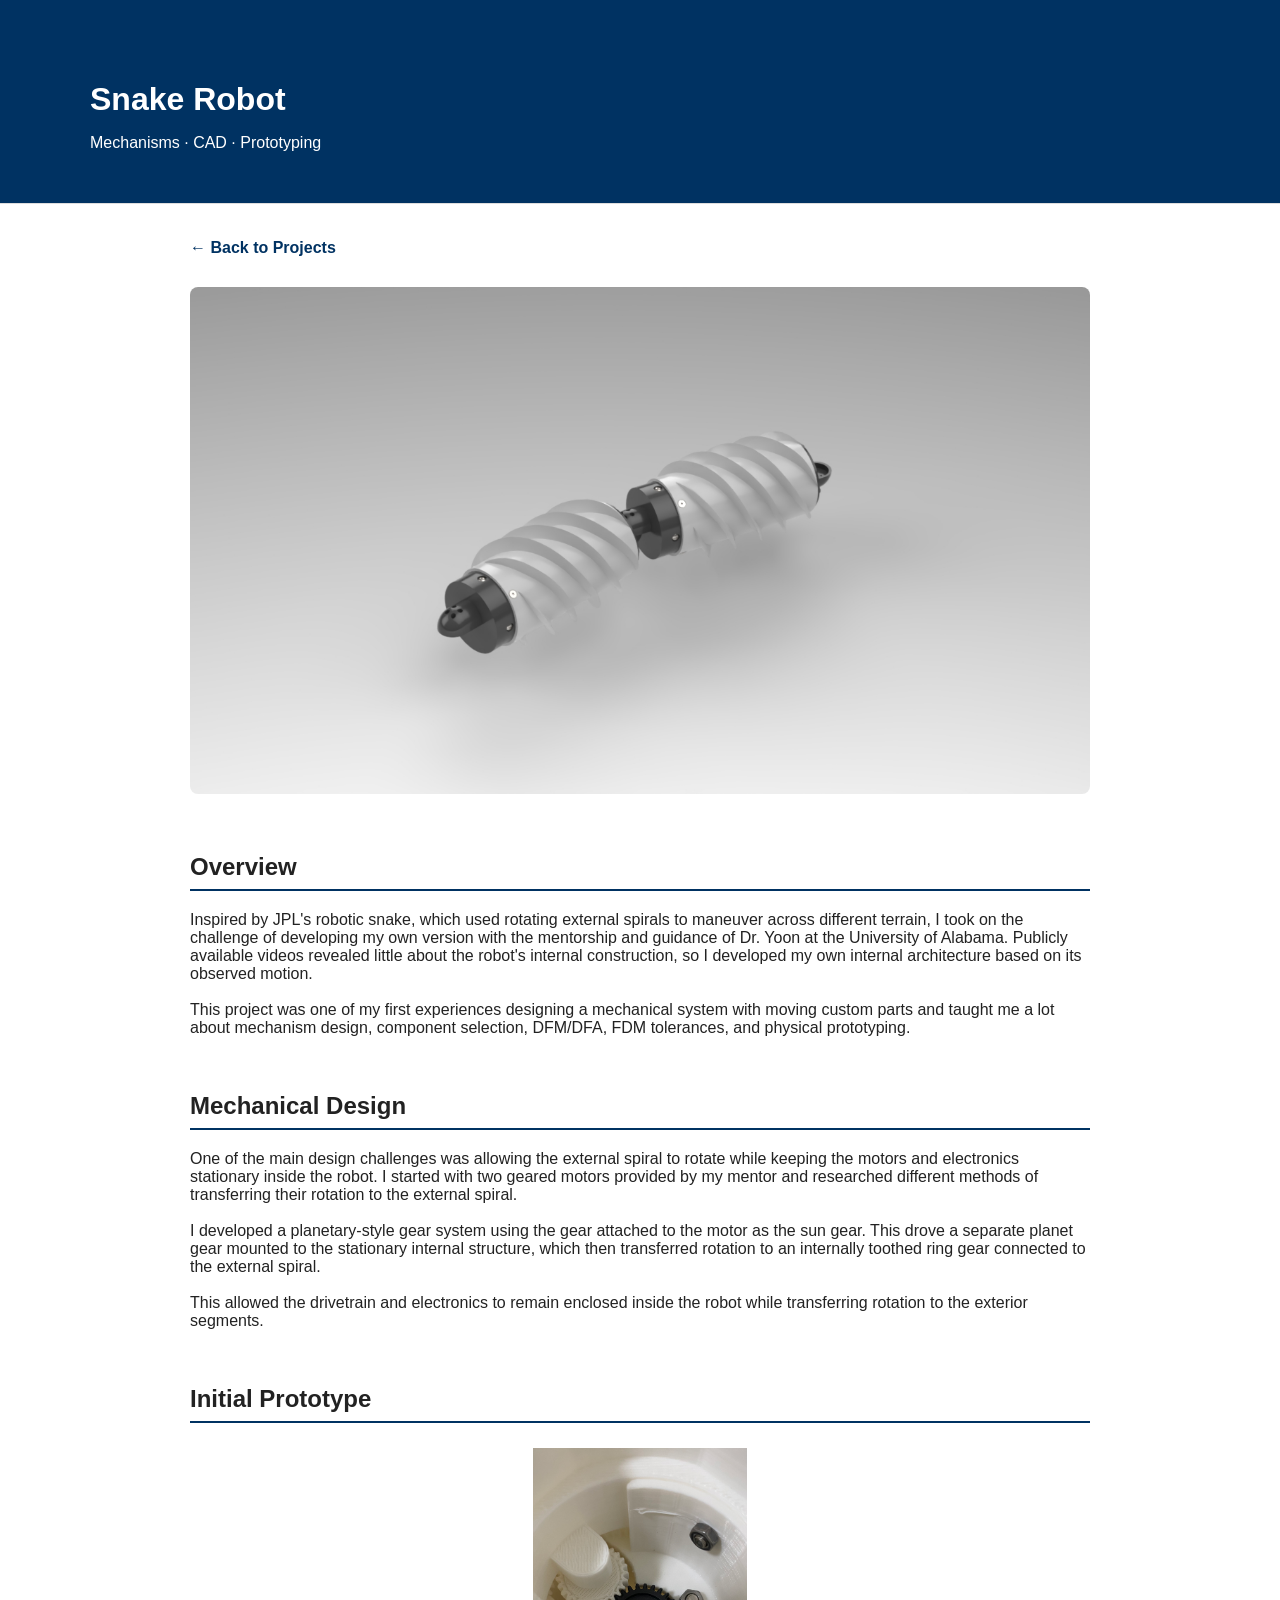
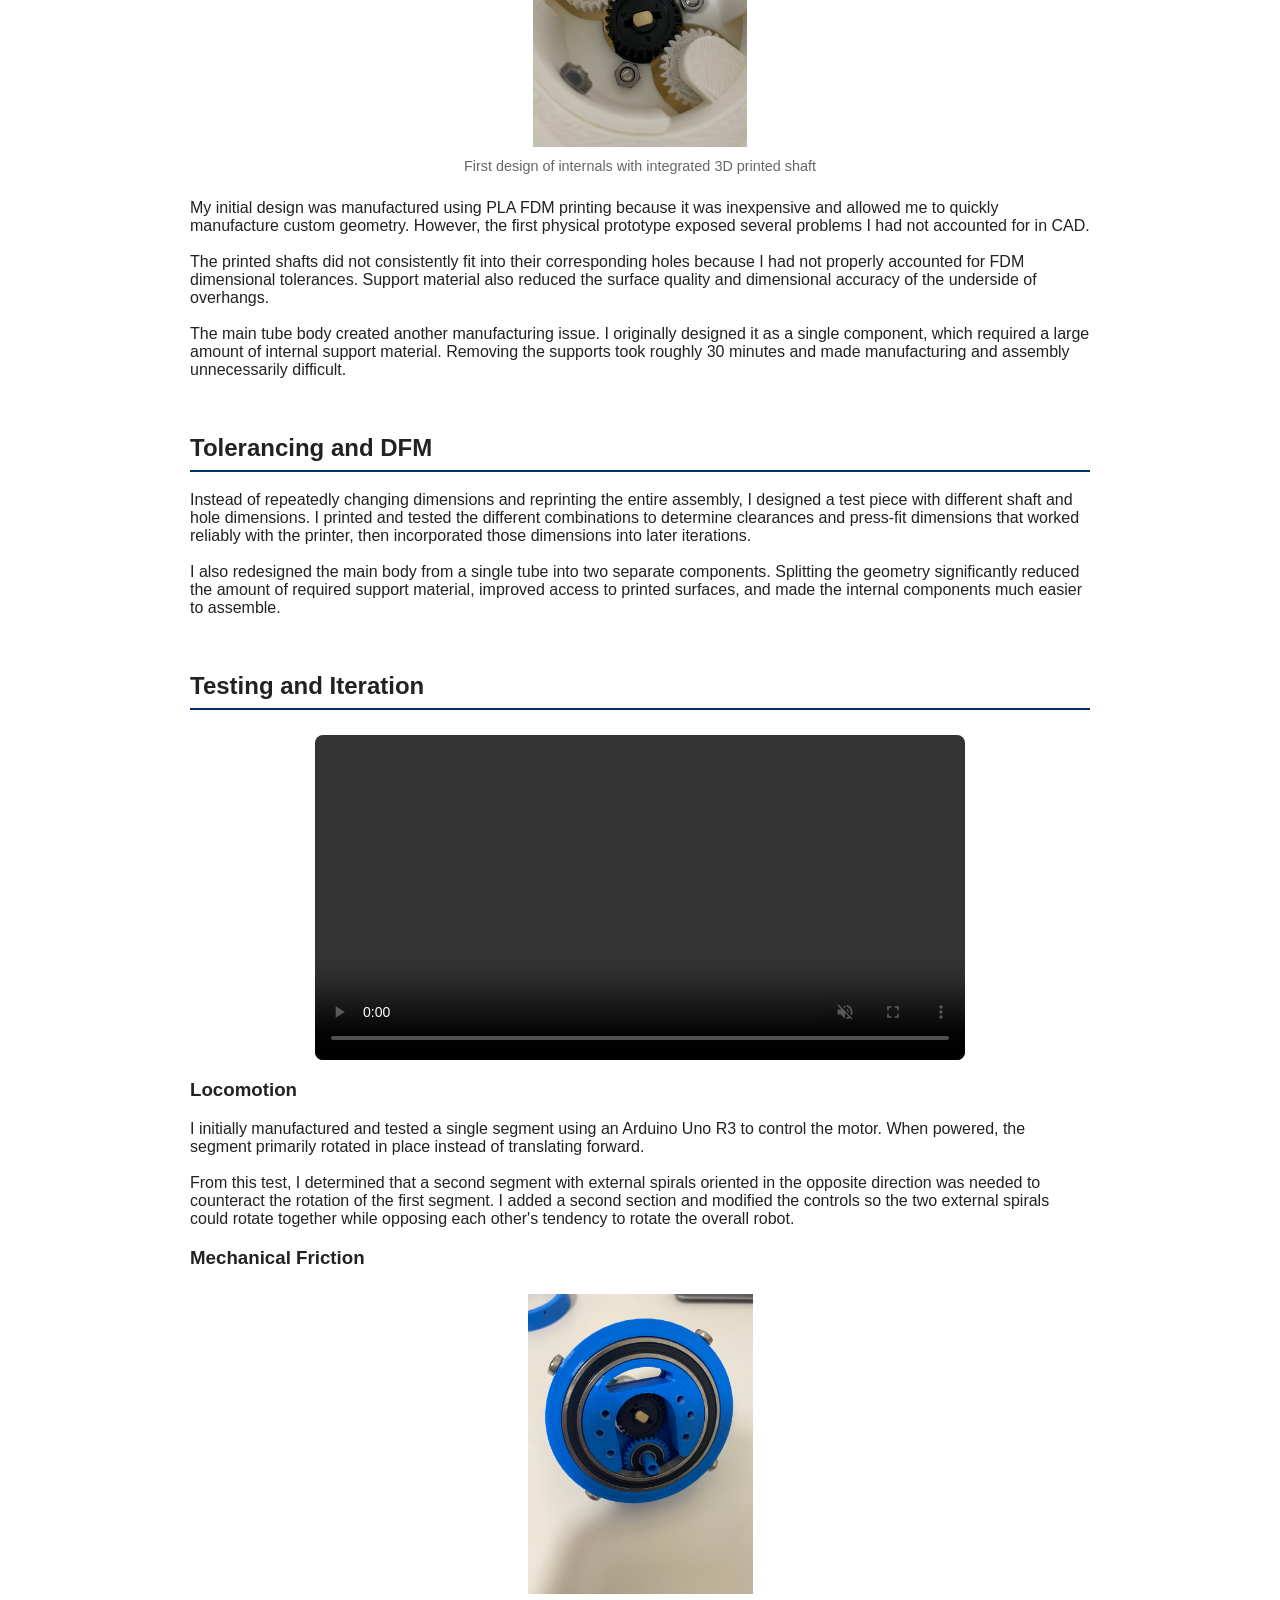
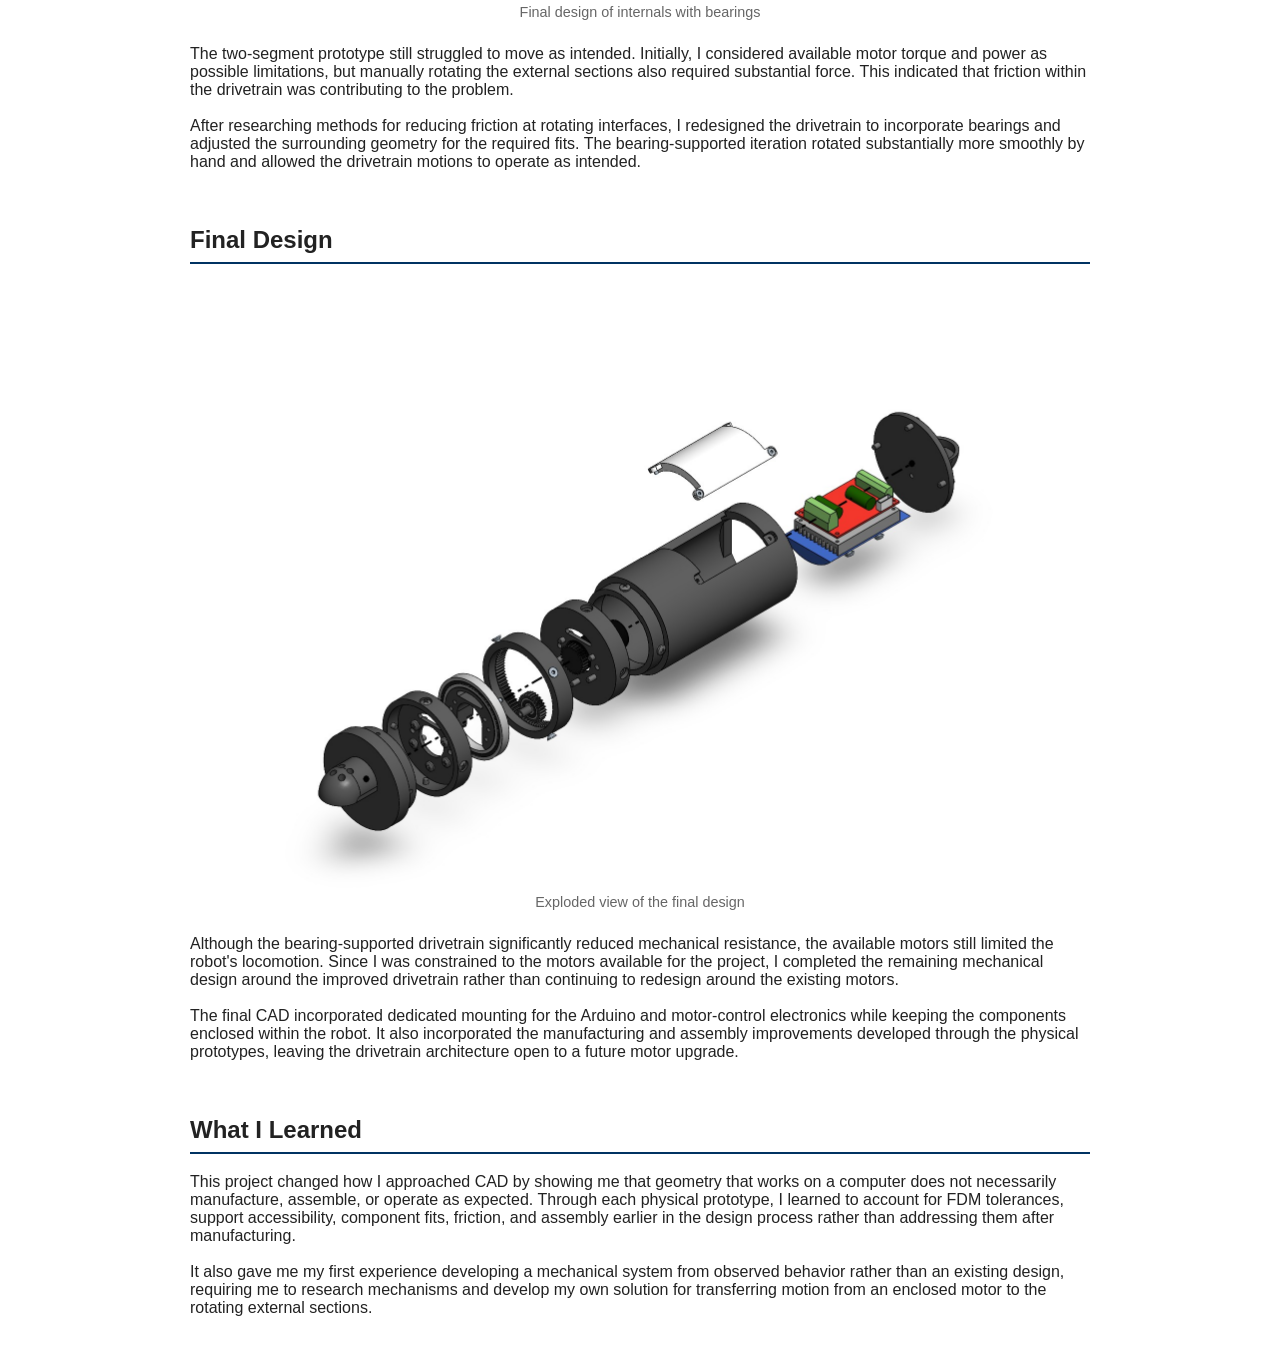
<file: snake-robot.html>
<!DOCTYPE html>
<html lang="en">

<head>
  <meta charset="UTF-8">
  <meta name="viewport" content="width=device-width, initial-scale=1.0">

  <title>Snake Robot | Justin Kim</title>

  <link rel="stylesheet" href="style.css">
</head>

<body>

<header>
  <div class="container">
    <h1>Snake Robot</h1>
    <p>Mechanisms · CAD · Prototyping</p>
  </div>
</header>

<main class="container project-page">

  <a class="back-link" href="index.html">← Back to Projects</a>

  <img
    class="hero-image"
    src="SnakeRobot.jpg"
    alt="Snake Robot"
  >

  <section>
    <h2>Overview</h2>

    <p>
      Inspired by JPL's robotic snake, which used rotating external spirals to maneuver across different terrain, 
      I took on the challenge of developing my own version with the mentorship and guidance of Dr. Yoon at the 
      University of Alabama. Publicly available videos revealed little about the robot's internal construction, 
      so I developed my own internal architecture based on its observed motion.<br><br>
      
      This project was one of my first experiences designing a mechanical system with moving custom parts and 
      taught me a lot about mechanism design, component selection, DFM/DFA, FDM tolerances, and physical 
      prototyping.
    </p>
  </section>

  <section>
    <h2>Mechanical Design</h2>

    <p>
      One of the main design challenges was allowing the external spiral to rotate while keeping the motors and 
      electronics stationary inside the robot. I started with two geared motors provided by my mentor and researched 
      different methods of transferring their rotation to the external spiral.<br><br>

      I developed a planetary-style gear system using the gear attached to the motor as the sun gear. This drove a 
      separate planet gear mounted to the stationary internal structure, which then transferred rotation to an internally 
      toothed ring gear connected to the external spiral.<br><br>

      This allowed the drivetrain and electronics to remain enclosed inside the robot while transferring rotation to the 
      exterior segments.
    </p>
  </section>

  <section>
    <h2>Initial Prototype</h2>

    <img
      class="project-image"
      src="initial-gear.jpeg"
      alt="First design of internals with integrated 3D printed shaft"
    >

    <p class="media-caption">
      First design of internals with integrated 3D printed shaft
    </p>

    <p>
      My initial design was manufactured using PLA FDM printing because it was inexpensive and allowed me to quickly 
      manufacture custom geometry. However, the first physical prototype exposed several problems I had not accounted for 
      in CAD.<br><br>

      The printed shafts did not consistently fit into their corresponding holes because I had not properly accounted for 
      FDM dimensional tolerances. Support material also reduced the surface quality and dimensional accuracy of 
      the underside of overhangs.<br><br>

      The main tube body created another manufacturing issue. I originally designed it as a single component, which 
      required a large amount of internal support material. Removing the supports took roughly 30 minutes and made 
      manufacturing and assembly unnecessarily difficult.
    </p>
  </section>

  <section>
    <h2>Tolerancing and DFM</h2>

    <p>
      Instead of repeatedly changing dimensions and reprinting the entire assembly, I designed a test piece with different 
      shaft and hole dimensions. I printed and tested the different combinations to determine clearances and press-fit 
      dimensions that worked reliably with the printer, then incorporated those dimensions into later iterations.<br><br>

      I also redesigned the main body from a single tube into two separate components. Splitting the geometry significantly 
      reduced the amount of required support material, improved access to printed surfaces, and made the internal components 
      much easier to assemble.
    </p>
  </section>

  <section>
    <h2>Testing and Iteration</h2>

    <video class="project-video" controls muted playsinline>
      <source src="snake-robot-rev1.mp4" type="video/mp4">
      Your browser does not support the video tag.
    </video>

    <h3>Locomotion</h3>

    <p>
      I initially manufactured and tested a single segment using an Arduino Uno R3 to control the motor. When powered, the 
      segment primarily rotated in place instead of translating forward.<br><br>

      From this test, I determined that a second segment with external spirals oriented in the opposite direction was needed 
      to counteract the rotation of the first segment. I added a second section and modified the controls so the two external 
      spirals could rotate together while opposing each other's tendency to rotate the overall robot.
    </p>

    <h3>Mechanical Friction</h3>

    <img
      class="project-image"
      src="final-gear.jpeg"
      alt="Final design of internals with bearings"
    >

    <p class="media-caption">
      Final design of internals with bearings
    </p>

    <p>
      The two-segment prototype still struggled to move as intended. Initially, I considered available motor torque and power 
      as possible limitations, but manually rotating the external sections also required substantial force. This indicated 
      that friction within the drivetrain was contributing to the problem.<br><br>

      After researching methods for reducing friction at rotating interfaces, I redesigned the drivetrain to incorporate 
      bearings and adjusted the surrounding geometry for the required fits. The bearing-supported iteration rotated 
      substantially more smoothly by hand and allowed the drivetrain motions to operate as intended.
    </p>
  </section>
  
  <section>
    <h2>Final Design</h2>

    <img
      class="exploded-image"
      src="snake-exploded.jpg"
      alt="Exploded view of final design"
    >

    <p class="media-caption">
      Exploded view of the final design
    </p>
    
    <p>
      Although the bearing-supported drivetrain significantly reduced mechanical resistance, the available motors still 
      limited the robot's locomotion. Since I was constrained to the motors available for the project, I completed the 
      remaining mechanical design around the improved drivetrain rather than continuing to redesign around the existing motors.<br><br>

      The final CAD incorporated dedicated mounting for the Arduino and motor-control electronics while keeping the components 
      enclosed within the robot. It also incorporated the manufacturing and assembly improvements developed through the 
      physical prototypes, leaving the drivetrain architecture open to a future motor upgrade.
    </p>
  </section>

  <section>
    <h2>What I Learned</h2>

    <p>
      This project changed how I approached CAD by showing me that geometry that works on a computer does not necessarily 
      manufacture, assemble, or operate as expected. Through each physical prototype, I learned to account for FDM tolerances, 
      support accessibility, component fits, friction, and assembly earlier in the design process rather than addressing them 
      after manufacturing.<br><br>

      It also gave me my first experience developing a mechanical system from observed behavior rather than an existing design, 
      requiring me to research mechanisms and develop my own solution for transferring motion from an enclosed motor to the 
      rotating external sections.
    </p>
  </section>

</main>

</body>
</html>
</file>
<file: style.css>
body {
  margin: 0;
  font-family: Arial, Helvetica, sans-serif;
  color: #222;
  background: white;
}

.container {
  width: min(1100px, 90%);
  margin: 0 auto;
}

header {
  padding: 60px 0 35px;
  border-bottom: 1px solid #ddd;
  background: #003262;
  color: white;
}

h1 {
  margin-bottom: 8px;
}

section {
  margin: 50px 0;
}

.project-grid {
  display: grid;
  grid-template-columns: repeat(2, minmax(0, 1fr));
  gap: 24px;
}

.project-card {
  display: block;
  padding: 24px;
  border: 1px solid #ddd;
  border-radius: 10px;
  text-decoration: none;
  color: inherit;
  min-width: 0;
}

.project-card:hover {
  transform: translateY(-3px);
}

@media (max-width: 700px) {
  .project-grid {
    grid-template-columns: 1fr;
  }
}

.project-card {
  display: block;
  padding: 0;
  overflow: hidden;
  border: 1px solid #ddd;
  border-radius: 10px;
  text-decoration: none;
  color: inherit;
  background: white;
  transition: transform 0.2s ease, box-shadow 0.2s ease;
}

.project-card:hover {
  transform: translateY(-4px);
  box-shadow: 0 8px 20px rgba(0, 0, 0, 0.12);
}

.project-card img {
  width: 100%;
  height: 150px;
  object-fit: cover;
  display: block;
}

.project-info {
  padding: 20px;
}

.project-info h3 {
  margin-top: 0;
  margin-bottom: 8px;
}

.description {
  margin: 0 0 12px;
}

.tags {
  color: #666;
  font-size: 0.9rem;
  margin: 0;
}

.project-page {
  max-width: 900px;
}

.back-link {
  display: inline-block;
  margin-top: 35px;
  text-decoration: none;
  color: #003262;
  font-weight: 600;
}

.hero-image {
  width: 100%;
  max-height: 600px;
  object-fit: contain;
  margin-top: 30px;
  border-radius: 8px;
}

.project-page section {
  margin: 55px 0;
}

.project-page h2 {
  border-bottom: 2px solid #003262;
  padding-bottom: 8px;
}

.project-video {
  display: block;
  width: 100%;
  max-width: 650px;
  max-height: 450px;
  margin: 25px auto 10px;
  border-radius: 8px;
}

.media-caption {
  max-width: 650px;
  margin: 0 auto 25px;
  color: #666;
  font-size: 0.9rem;
  text-align: center;
}

.project-image {
  display: block;
  width: auto;
  height: 300px;
  max-width: 100%;
  object-fit: contain;
  margin: 25px auto 10px;
}

.exploded-image {
  display: block;
  width: 100%;
  max-height: 600px;
  object-fit: contain;
  margin: 30px auto 0;
  border-radius: 8px;
}

@media (max-width: 700px) {
  .exploded-image {
    display: block;
    width: auto;
    max-width: 90%;
    height: auto;
    max-height: 500px;
    margin: 30px auto 0 auto;
    object-fit: contain;
  }
}

.equation {
  text-align: center;
  font-family: "Times New Roman", Times, serif;
  font-size: 1.4rem;
  margin: 15px 0;
}

.image-pair {
  display: flex;
  justify-content: center;
  align-items: flex-start;
  gap: 20px;
  margin: 25px auto;
}

.image-pair > div {
  width: 300px;
}

.image-pair img {
  display: block;
  width: 100%;
  height: auto;
  object-fit: contain;
  margin: 0 auto;
}

.image-pair .media-caption {
  margin: 8px 0 0;
  font-size: 0.85rem;
  text-align: center;
}

@media (max-width: 700px) {
  .image-pair {
    gap: 10px;
  }

  .image-pair > div {
    width: 47%;
  }

  .image-pair img {
    width: 100%;
    height: auto;
  }
}
</file>
